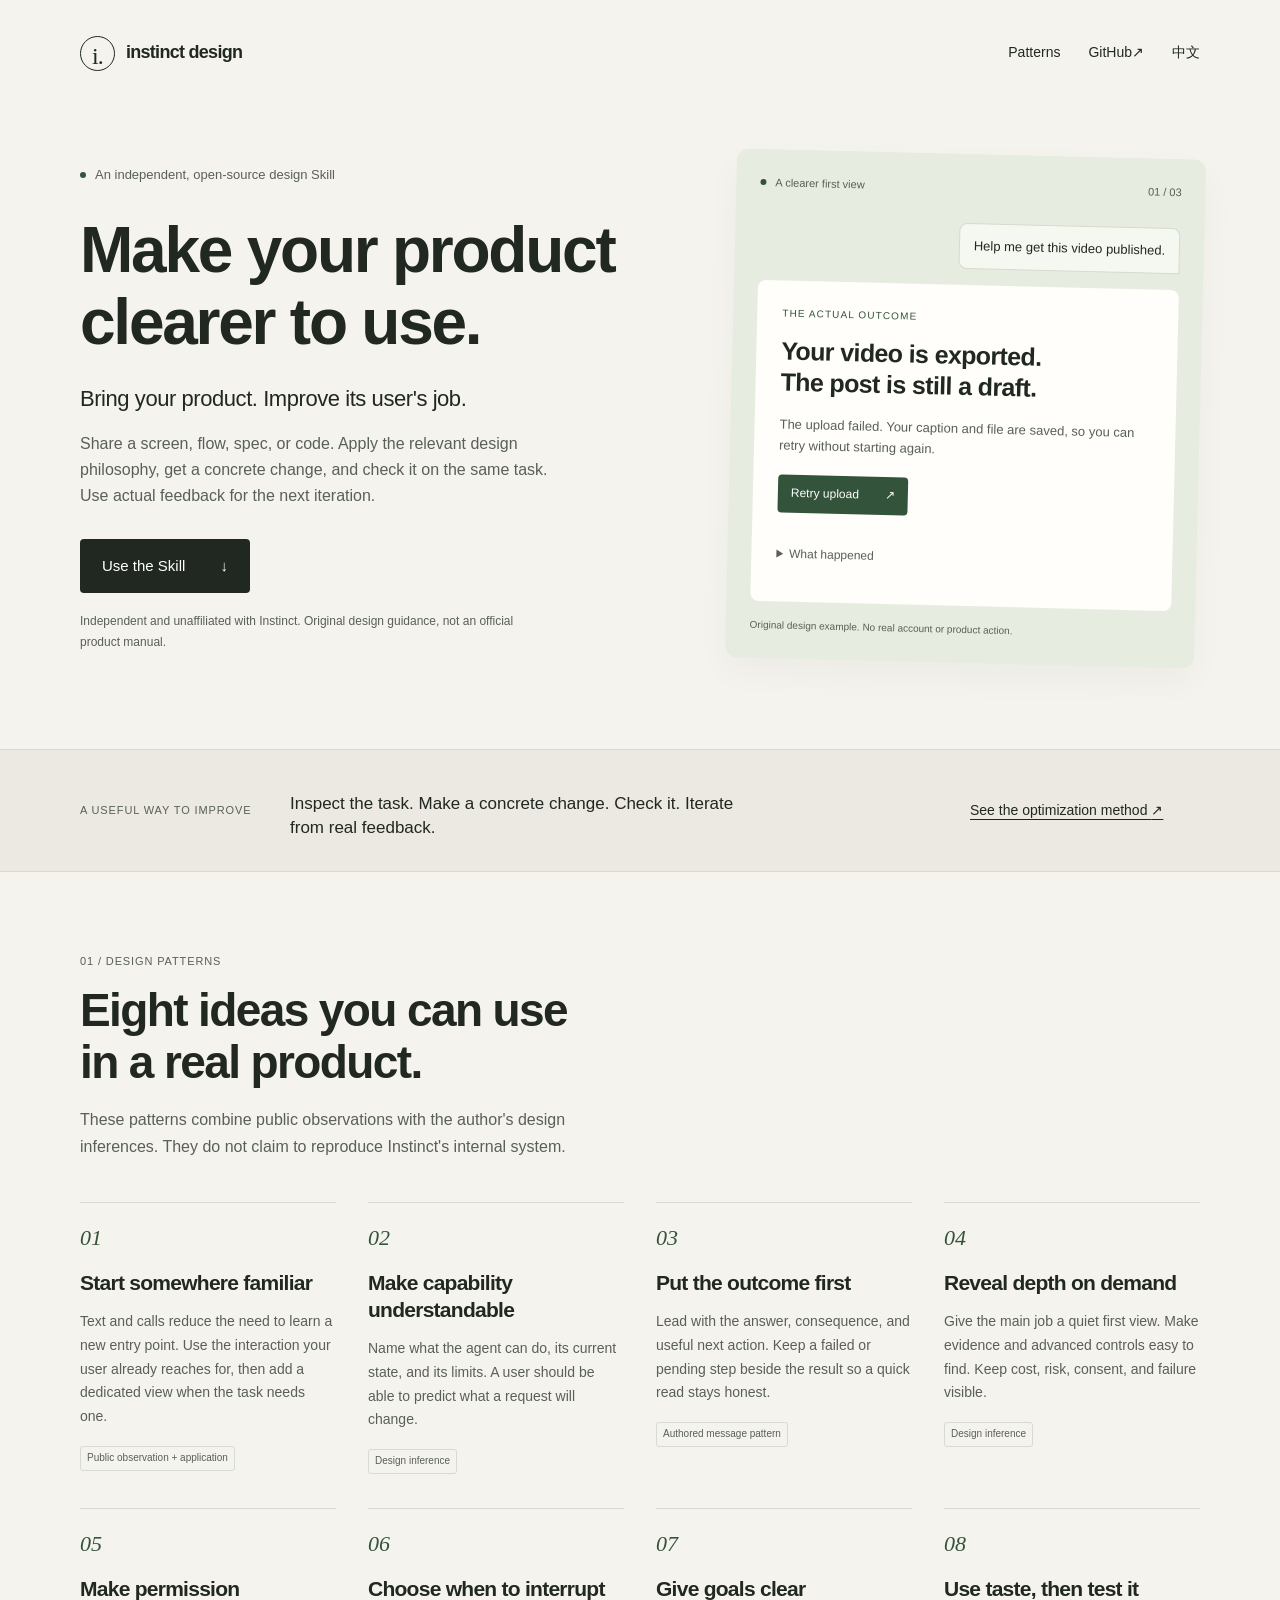
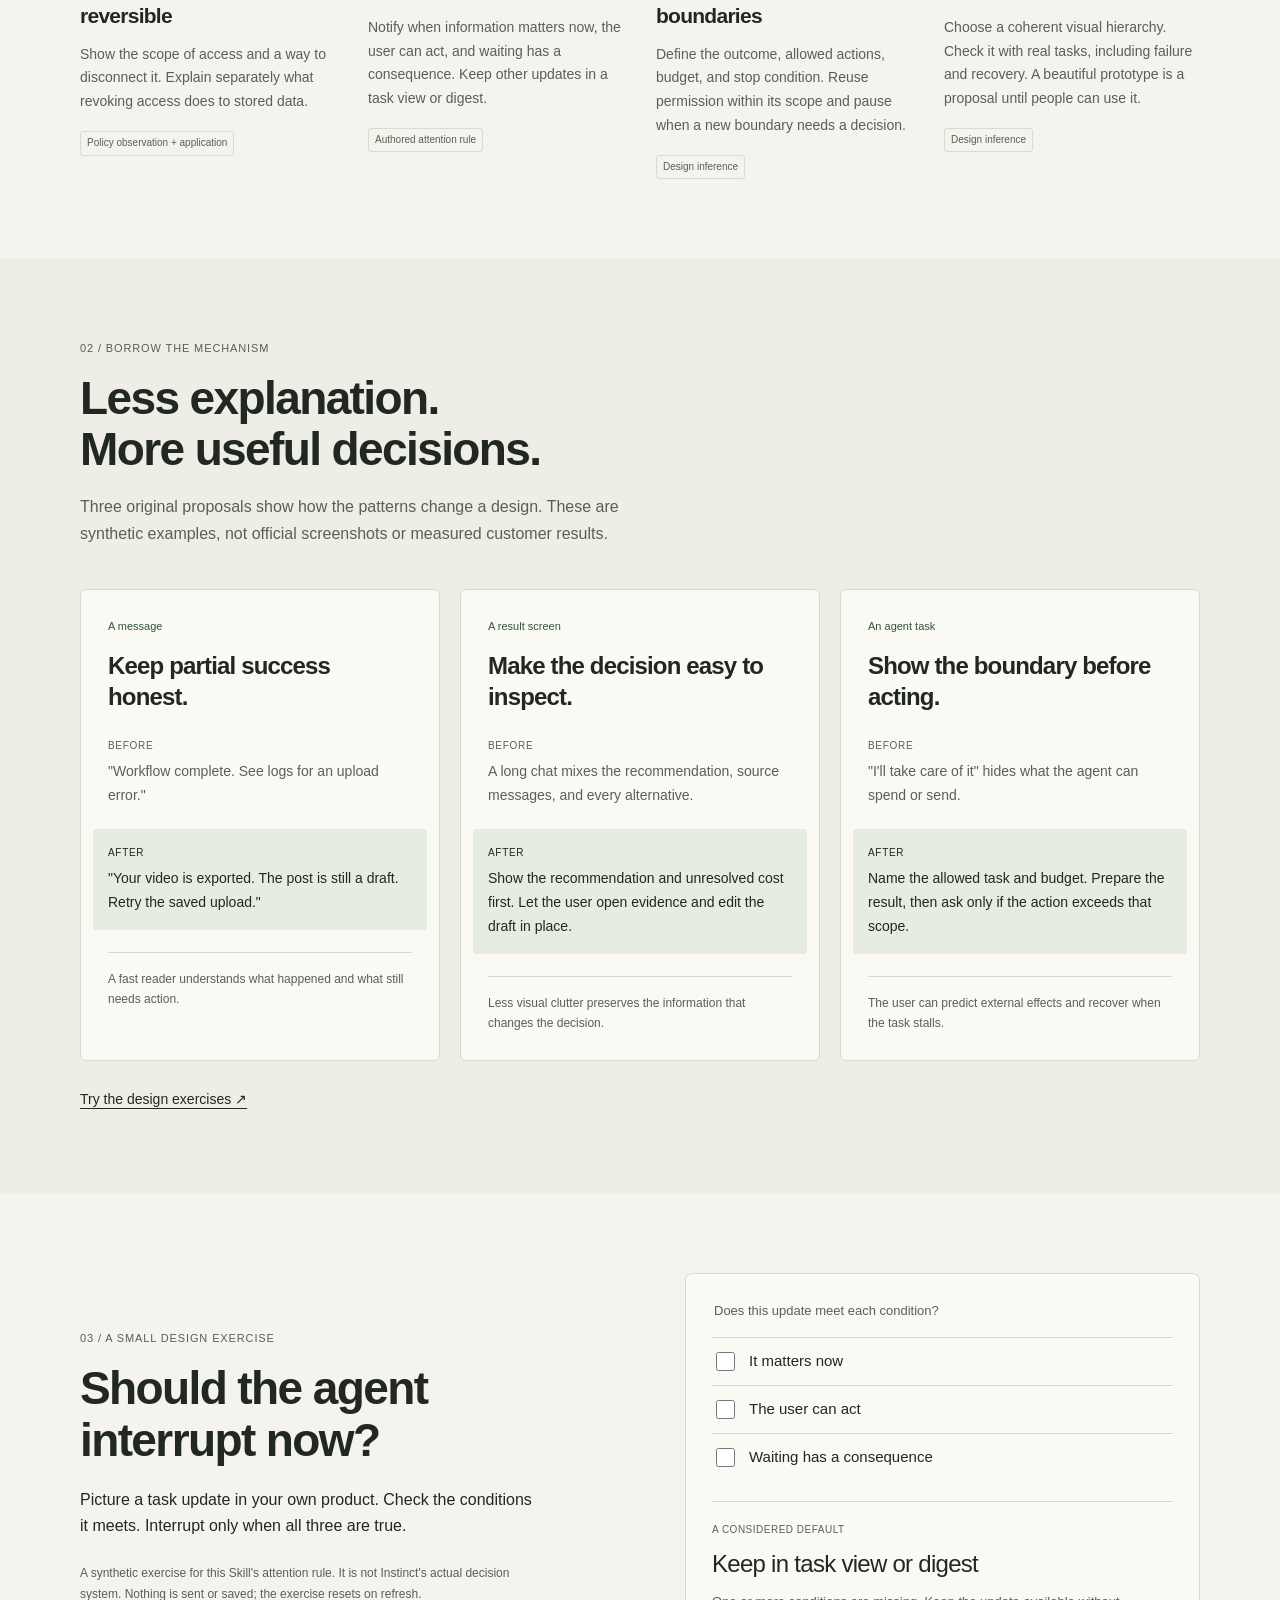
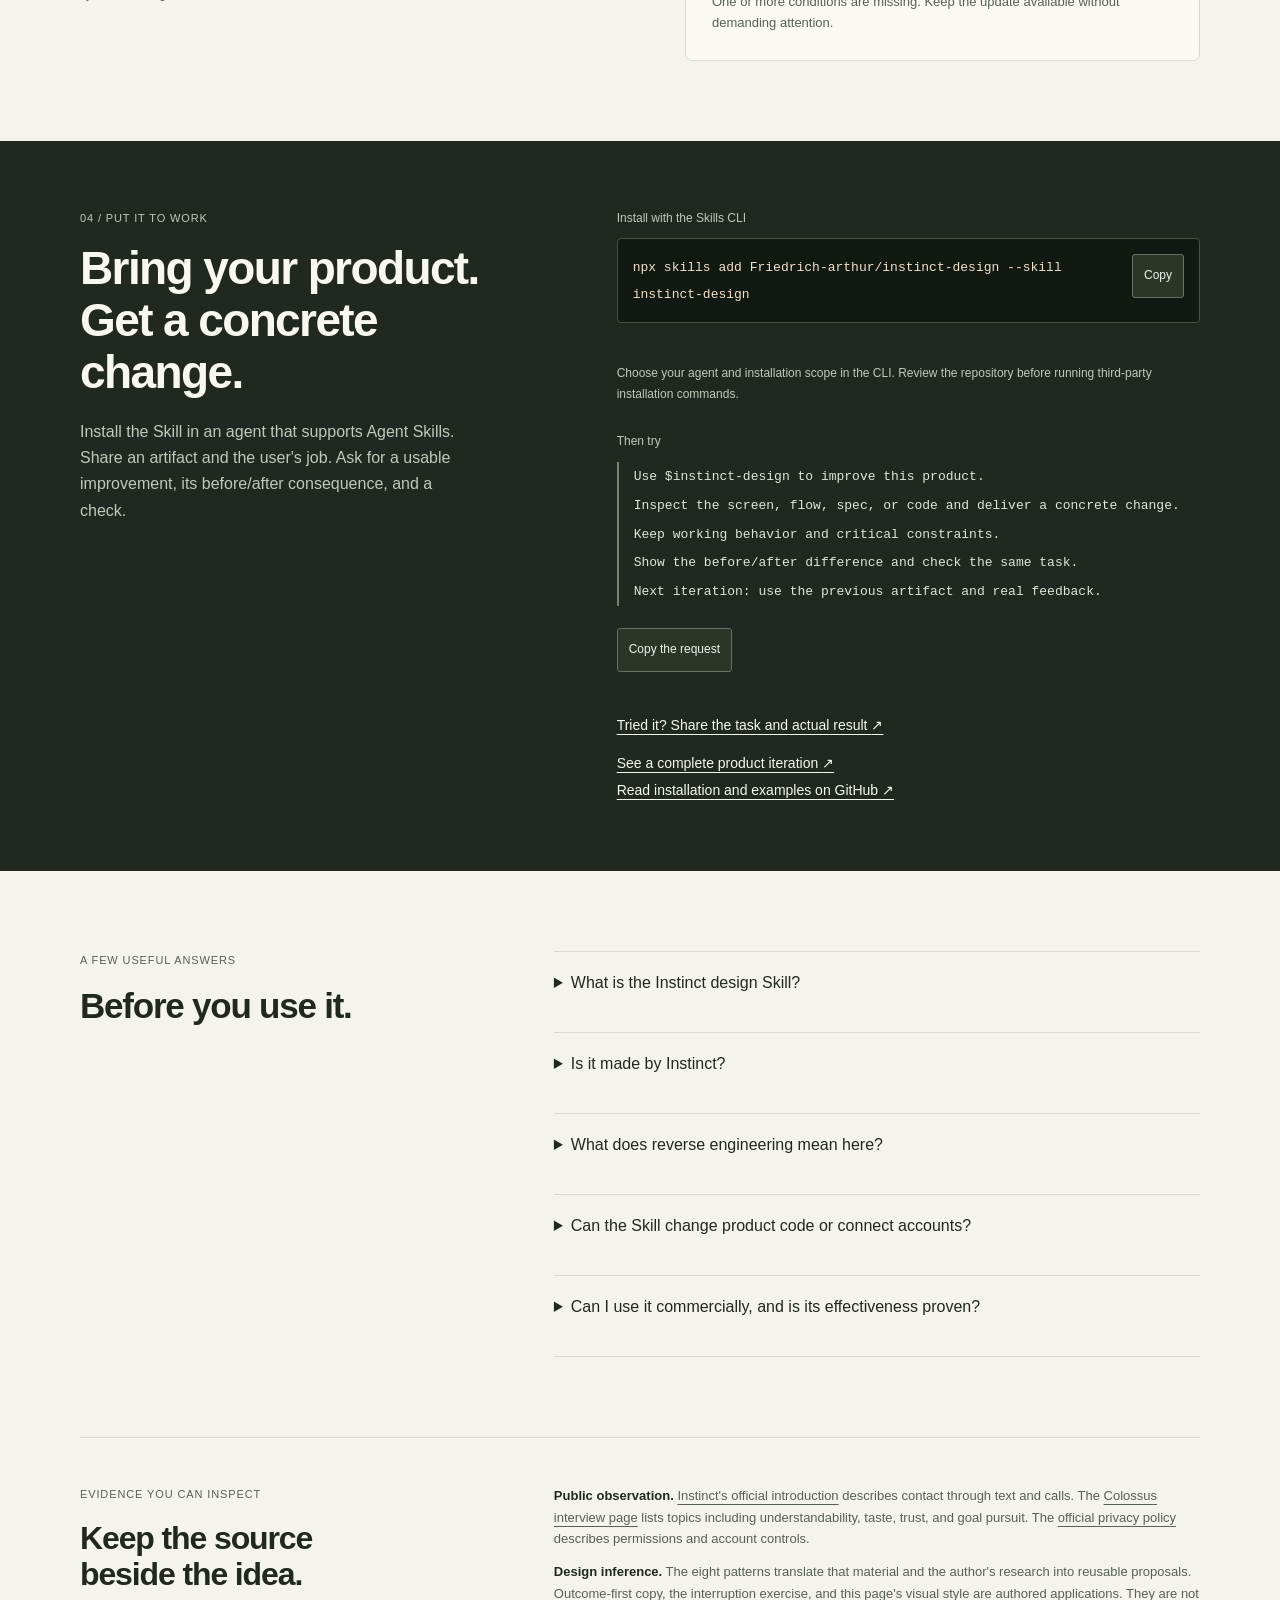
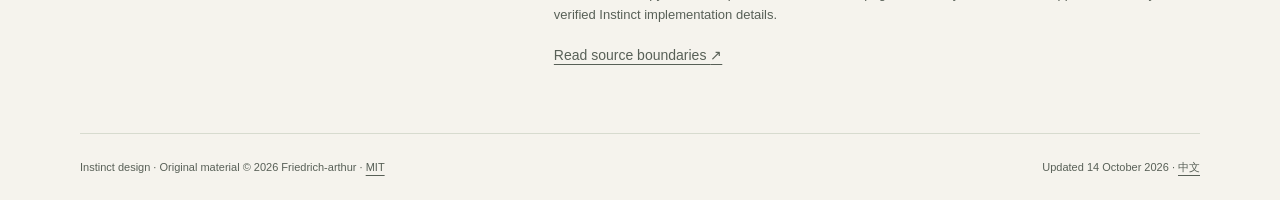
<file: docs/index.html>
<!doctype html>
<html lang="en">
<head>
  <meta charset="utf-8">
  <meta name="viewport" content="width=device-width, initial-scale=1">
  <title>Instinct design Skill | Improve your product with design philosophy</title>
  <meta name="description" content="Improve your product with Instinct-inspired design philosophy. Inspect a screen, flow, spec, or code, get a concrete change, and iterate with real feedback. Independent open-source Skill.">
  <meta name="theme-color" content="#f5f3ed">
  <link rel="canonical" href="https://friedrich-arthur.github.io/instinct-design/">
  <link rel="alternate" hreflang="en" href="https://friedrich-arthur.github.io/instinct-design/">
  <link rel="alternate" hreflang="zh-CN" href="https://friedrich-arthur.github.io/instinct-design/zh/">
  <link rel="alternate" hreflang="x-default" href="https://friedrich-arthur.github.io/instinct-design/">
  <meta property="og:type" content="website">
  <meta property="og:image" content="https://friedrich-arthur.github.io/instinct-design/share-card.png">
  <meta property="og:image:width" content="1200">
  <meta property="og:image:height" content="630">
  <meta name="twitter:image" content="https://friedrich-arthur.github.io/instinct-design/share-card.png">
  <meta property="og:title" content="Improve your product with design philosophy | Instinct design">
  <meta property="og:description" content="Bring your product. Get a concrete improvement guided by outcome-first language, depth on demand, and user control.">
  <meta property="og:url" content="https://friedrich-arthur.github.io/instinct-design/">
  <meta property="og:site_name" content="Instinct design">
  <meta property="og:locale" content="en_US">
  <meta property="og:locale:alternate" content="zh_CN">
  <meta name="twitter:card" content="summary_large_image">
  <meta name="twitter:title" content="Improve your product with design philosophy | Instinct design">
  <meta name="twitter:description" content="An independent open-source Skill to inspect, improve, and iterate your product with Instinct-inspired design philosophy.">
  <link rel="stylesheet" href="site.css">
  <script src="site.js" defer></script>
  <script type="application/ld+json">
  {
    "@context": "https://schema.org",
    "@graph": [
      {
        "@type": "WebPage",
        "@id": "https://friedrich-arthur.github.io/instinct-design/#page",
        "url": "https://friedrich-arthur.github.io/instinct-design/",
        "name": "Instinct design Skill | Improve your product with design philosophy",
        "description": "An independent open-source method to optimize a product with Instinct-inspired design philosophy.",
        "inLanguage": "en",
        "dateModified": "2026-10-14",
        "mainEntity": { "@id": "https://friedrich-arthur.github.io/instinct-design/#work" }
      },
      {
        "@type": "CreativeWork",
        "@id": "https://friedrich-arthur.github.io/instinct-design/#work",
        "name": "Instinct design",
        "description": "An independent AI product design Skill with outcome-first messages, familiar interactions, progressive disclosure, and user control.",
        "url": "https://github.com/Friedrich-arthur/instinct-design",
        "creator": { "@type": "Person", "name": "Friedrich-arthur", "url": "https://github.com/Friedrich-arthur" },
        "license": "https://github.com/Friedrich-arthur/instinct-design/blob/main/LICENSE",
        "inLanguage": ["en", "zh-CN"],
        "dateModified": "2026-10-14",
        "isBasedOn": ["https://instinct.com/", "https://colossus.com/episode/instinct-the-personal-agent/"],
        "mainEntityOfPage": { "@id": "https://friedrich-arthur.github.io/instinct-design/#page" }
      }
    ]
  }
  </script>
</head>
<body>
  <a class="skip-link" href="#main">Skip to content</a>
  <header class="site-header wrap">
    <a class="wordmark" href="./" aria-label="Instinct design home"><span class="brand-mark" aria-hidden="true">i.</span><span>instinct design</span></a>
    <nav aria-label="Main navigation">
      <a href="#patterns">Patterns</a>
      <a href="https://github.com/Friedrich-arthur/instinct-design">GitHub <span aria-hidden="true">↗</span></a>
      <a href="zh/" lang="zh-CN" hreflang="zh-CN">中文</a>
    </nav>
  </header>
  <main id="main">
    <section class="hero wrap" aria-labelledby="hero-title">
      <div class="hero-copy">
        <p class="eyebrow"><span class="small-dot" aria-hidden="true"></span> An independent, open-source design Skill</p>
        <h1 id="hero-title">Make your product<br>clearer to use.</h1>
        <p class="hero-lead">Bring your product. Improve its user's job.</p>
        <p class="hero-description">Share a screen, flow, spec, or code. Apply the relevant design philosophy, get a concrete change, and check it on the same task. Use actual feedback for the next iteration.</p>
        <a class="primary-link" href="#install">Use the Skill <span aria-hidden="true">↓</span></a>
        <p class="hero-note">Independent and unaffiliated with Instinct. Original design guidance, not an official product manual.</p>
      </div>
      <div class="hero-example" aria-label="Original example of a result-first assistant message">
        <div class="example-top"><span class="small-dot" aria-hidden="true"></span> A clearer first view <span class="example-number">01 / 03</span></div>
        <p class="example-task">Help me get this video published.</p>
        <div class="message-card">
          <p class="message-kicker">The actual outcome</p>
          <h2>Your video is exported.<br>The post is still a draft.</h2>
          <p>The upload failed. Your caption and file are saved, so you can retry without starting again.</p>
          <span class="sample-action">Retry upload <span aria-hidden="true">↗</span></span>
          <details class="message-detail"><summary>What happened</summary><p>This synthetic example separates a finished export from an unfinished upload. The retry shown here is illustrative and does not publish anything.</p></details>
        </div>
        <p class="example-caption">Original design example. No real account or product action.</p>
      </div>
    </section>

    <section class="intro-band" aria-label="Method overview">
      <div class="wrap intro-grid">
        <p class="section-label">A useful way to improve</p>
        <p>Inspect the task. Make a concrete change. Check it. Iterate from real feedback.</p>
        <a class="text-link" href="https://github.com/Friedrich-arthur/instinct-design/blob/main/skills/instinct-design/references/product-optimization.md">See the optimization method <span aria-hidden="true">↗</span></a>
      </div>
    </section>

    <section class="section wrap" id="patterns" aria-labelledby="patterns-title">
      <div class="section-heading"><p class="section-label">01 / Design patterns</p><h2 id="patterns-title">Eight ideas you can use<br>in a real product.</h2><p>These patterns combine public observations with the author's design inferences. They do not claim to reproduce Instinct's internal system.</p></div>
      <div class="pattern-grid">
        <article class="pattern"><span class="pattern-number">01</span><h3>Start somewhere familiar</h3><p>Text and calls reduce the need to learn a new entry point. Use the interaction your user already reaches for, then add a dedicated view when the task needs one.</p><span class="evidence-tag">Public observation + application</span></article>
        <article class="pattern"><span class="pattern-number">02</span><h3>Make capability understandable</h3><p>Name what the agent can do, its current state, and its limits. A user should be able to predict what a request will change.</p><span class="evidence-tag">Design inference</span></article>
        <article class="pattern"><span class="pattern-number">03</span><h3>Put the outcome first</h3><p>Lead with the answer, consequence, and useful next action. Keep a failed or pending step beside the result so a quick read stays honest.</p><span class="evidence-tag">Authored message pattern</span></article>
        <article class="pattern"><span class="pattern-number">04</span><h3>Reveal depth on demand</h3><p>Give the main job a quiet first view. Make evidence and advanced controls easy to find. Keep cost, risk, consent, and failure visible.</p><span class="evidence-tag">Design inference</span></article>
        <article class="pattern"><span class="pattern-number">05</span><h3>Make permission reversible</h3><p>Show the scope of access and a way to disconnect it. Explain separately what revoking access does to stored data.</p><span class="evidence-tag">Policy observation + application</span></article>
        <article class="pattern"><span class="pattern-number">06</span><h3>Choose when to interrupt</h3><p>Notify when information matters now, the user can act, and waiting has a consequence. Keep other updates in a task view or digest.</p><span class="evidence-tag">Authored attention rule</span></article>
        <article class="pattern"><span class="pattern-number">07</span><h3>Give goals clear boundaries</h3><p>Define the outcome, allowed actions, budget, and stop condition. Reuse permission within its scope and pause when a new boundary needs a decision.</p><span class="evidence-tag">Design inference</span></article>
        <article class="pattern"><span class="pattern-number">08</span><h3>Use taste, then test it</h3><p>Choose a coherent visual hierarchy. Check it with real tasks, including failure and recovery. A beautiful prototype is a proposal until people can use it.</p><span class="evidence-tag">Design inference</span></article>
      </div>
    </section>

    <section class="section examples-section" aria-labelledby="examples-title">
      <div class="wrap">
        <div class="section-heading"><p class="section-label">02 / Borrow the mechanism</p><h2 id="examples-title">Less explanation.<br>More useful decisions.</h2><p>Three original proposals show how the patterns change a design. These are synthetic examples, not official screenshots or measured customer results.</p></div>
        <div class="examples-grid">
          <article class="case-card"><p class="case-category">A message</p><h3>Keep partial success honest.</h3><p class="before"><span>Before</span> "Workflow complete. See logs for an upload error."</p><p class="after"><span>After</span> "Your video is exported. The post is still a draft. Retry the saved upload."</p><p class="case-lesson">A fast reader understands what happened and what still needs action.</p></article>
          <article class="case-card"><p class="case-category">A result screen</p><h3>Make the decision easy to inspect.</h3><p class="before"><span>Before</span> A long chat mixes the recommendation, source messages, and every alternative.</p><p class="after"><span>After</span> Show the recommendation and unresolved cost first. Let the user open evidence and edit the draft in place.</p><p class="case-lesson">Less visual clutter preserves the information that changes the decision.</p></article>
          <article class="case-card"><p class="case-category">An agent task</p><h3>Show the boundary before acting.</h3><p class="before"><span>Before</span> "I'll take care of it" hides what the agent can spend or send.</p><p class="after"><span>After</span> Name the allowed task and budget. Prepare the result, then ask only if the action exceeds that scope.</p><p class="case-lesson">The user can predict external effects and recover when the task stalls.</p></article>
        </div>
        <a class="text-link section-link" href="https://github.com/Friedrich-arthur/instinct-design/blob/main/skills/instinct-design/references/pattern-lab.md">Try the design exercises <span aria-hidden="true">↗</span></a>
      </div>
    </section>

    <section class="section wrap exercise-section" aria-labelledby="exercise-title">
      <div class="exercise-copy"><p class="section-label">03 / A small design exercise</p><h2 id="exercise-title">Should the agent<br>interrupt now?</h2><p>Picture a task update in your own product. Check the conditions it meets. Interrupt only when all three are true.</p><p class="fine-print">A synthetic exercise for this Skill's attention rule. It is not Instinct's actual decision system. Nothing is sent or saved; the exercise resets on refresh.</p></div>
      <div class="exercise-panel" data-exercise data-yes="Interrupt now" data-no="Keep in task view or digest" data-yes-detail="All three conditions are met. Explain the consequence and the useful action in the notification." data-no-detail="One or more conditions are missing. Keep the update available without demanding attention.">
        <form autocomplete="off">
          <fieldset hidden><legend>Does this update meet each condition?</legend>
            <label><input type="checkbox" name="matters"> <span>It matters now</span></label>
            <label><input type="checkbox" name="action"> <span>The user can act</span></label>
            <label><input type="checkbox" name="consequence"> <span>Waiting has a consequence</span></label>
          </fieldset>
        </form>
        <div class="exercise-result" role="status" aria-live="polite" aria-atomic="true"><p class="result-label">A considered default</p><p class="result-title" data-result>Keep in task view or digest</p><p data-result-detail>One or more conditions are missing. Keep the update available without demanding attention.</p></div>
        <noscript><p class="fine-print">Enable JavaScript to check the three conditions interactively. The rule is fully described above.</p></noscript>
      </div>
    </section>

    <section class="install-section" id="install" aria-labelledby="install-title">
      <div class="wrap install-grid">
        <div><p class="section-label">04 / Put it to work</p><h2 id="install-title">Bring your product.<br>Get a concrete change.</h2><p>Install the Skill in an agent that supports Agent Skills. Share an artifact and the user's job. Ask for a usable improvement, its before/after consequence, and a check.</p></div>
        <div class="install-panel">
          <p class="code-label">Install with the Skills CLI</p>
          <div class="command-row"><pre><code id="install-command">npx skills add Friedrich-arthur/instinct-design --skill instinct-design</code></pre><button class="copy-button" type="button" hidden data-copy="install-command" aria-describedby="install-copy-status" data-copied="Copied" data-failed="Select the command and copy it." data-success="Installation command copied.">Copy</button></div>
          <p class="copy-status" id="install-copy-status" role="status" aria-live="polite" data-copy-status></p>
          <p class="fine-print">Choose your agent and installation scope in the CLI. Review the repository before running third-party installation commands.</p>
          <p class="code-label prompt-label">Then try</p>
          <pre class="prompt"><code id="product-prompt">Use $instinct-design to improve this product.
Inspect the screen, flow, spec, or code and deliver a concrete change.
Keep working behavior and critical constraints.
Show the before/after difference and check the same task.
Next iteration: use the previous artifact and real feedback.</code></pre>
          <button class="copy-button" type="button" hidden data-copy="product-prompt" aria-describedby="product-copy-status" data-copied="Copied" data-failed="Select the request and copy it." data-success="Product request copied.">Copy the request</button>
          <p class="copy-status" id="product-copy-status" role="status" aria-live="polite" data-copy-status></p>
          <p><a class="text-link" href="https://github.com/Friedrich-arthur/instinct-design/issues/new/choose">Tried it? Share the task and actual result <span aria-hidden="true">↗</span></a></p>
          <p><a class="text-link" href="https://github.com/Friedrich-arthur/instinct-design/blob/main/examples/04-product-iteration.md">See a complete product iteration <span aria-hidden="true">↗</span></a></p>
          <a class="text-link" href="https://github.com/Friedrich-arthur/instinct-design">Read installation and examples on GitHub <span aria-hidden="true">↗</span></a>
        </div>
      </div>
    </section>

    <section class="section wrap faq-section" aria-labelledby="faq-title">
      <div><p class="section-label">A few useful answers</p><h2 id="faq-title">Before you use it.</h2></div>
      <div class="faq-list">
        <details><summary>What is the Instinct design Skill?</summary><p>It helps your agent optimize your product using Instinct-inspired design philosophy. It inspects the available artifact, applies relevant principles, delivers a concrete change, and checks the same task. Sources and product research are available when needed.</p></details>
        <details><summary>Is it made by Instinct?</summary><p>No. Friedrich-arthur publishes this independent repository. It has no affiliation with or endorsement from Instinct. The source links identify public material; examples and design recommendations are original.</p></details>
        <details><summary>What does reverse engineering mean here?</summary><p>Reverse Engineer Anything means working from an observable experience to a plausible design mechanism, then testing an application. Each claim should retain its evidence and uncertainty. This does not recover proprietary code or verify private architecture.</p></details>
        <details><summary>Can the Skill change product code or connect accounts?</summary><p>It guides your agent to make authorized product-code changes and verify the affected task. The Skill supplies instructions, not an account integration or an autonomous assistant service. External account actions still depend on the host's tools and the user's authorization.</p></details>
        <details><summary>Can I use it commercially, and is its effectiveness proven?</summary><p>The repository's original material uses the MIT license. Third-party brands and linked content retain their own rights. Examples and qualitative checks are available, but they do not establish measured user improvement. Test the Skill on your own task before adopting its recommendations.</p></details>
      </div>
    </section>

    <section class="sources-section wrap" aria-labelledby="sources-title">
      <div><p class="section-label">Evidence you can inspect</p><h2 id="sources-title">Keep the source<br>beside the idea.</h2></div>
      <div class="source-notes">
        <p><strong>Public observation.</strong> <a href="https://instinct.com/">Instinct's official introduction</a> describes contact through text and calls. The <a href="https://colossus.com/episode/instinct-the-personal-agent/">Colossus interview page</a> lists topics including understandability, taste, trust, and goal pursuit. The <a href="https://instinct.com/privacy-policy">official privacy policy</a> describes permissions and account controls.</p>
        <p><strong>Design inference.</strong> The eight patterns translate that material and the author's research into reusable proposals. Outcome-first copy, the interruption exercise, and this page's visual style are authored applications. They are not verified Instinct implementation details.</p>
        <a class="text-link" href="https://github.com/Friedrich-arthur/instinct-design/blob/main/skills/instinct-design/references/sources.md">Read source boundaries <span aria-hidden="true">↗</span></a>
      </div>
    </section>
  </main>
  <footer class="site-footer wrap"><p>Instinct design · Original material © 2026 Friedrich-arthur · <a href="https://github.com/Friedrich-arthur/instinct-design/blob/main/LICENSE">MIT</a></p><p>Updated 14 October 2026 · <a href="zh/" lang="zh-CN" hreflang="zh-CN">中文</a></p></footer>
</body>
</html>
</file>
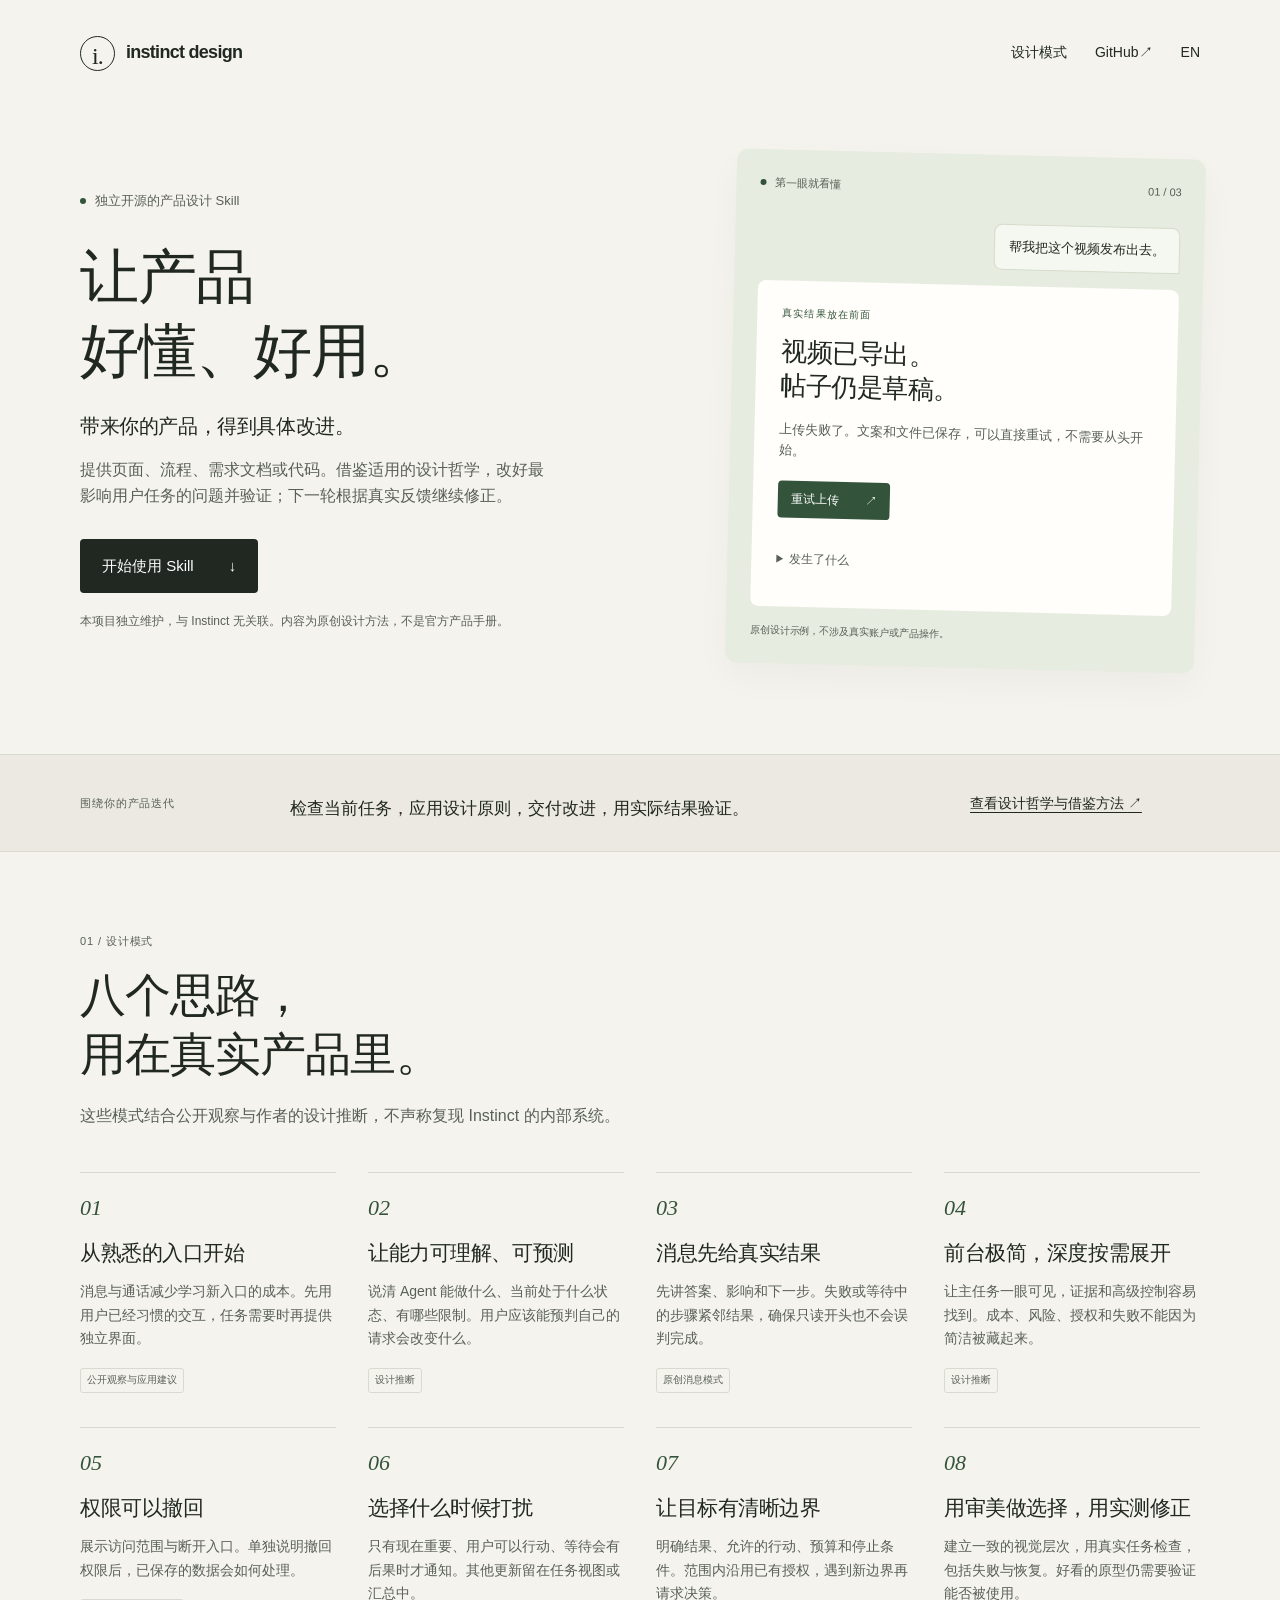
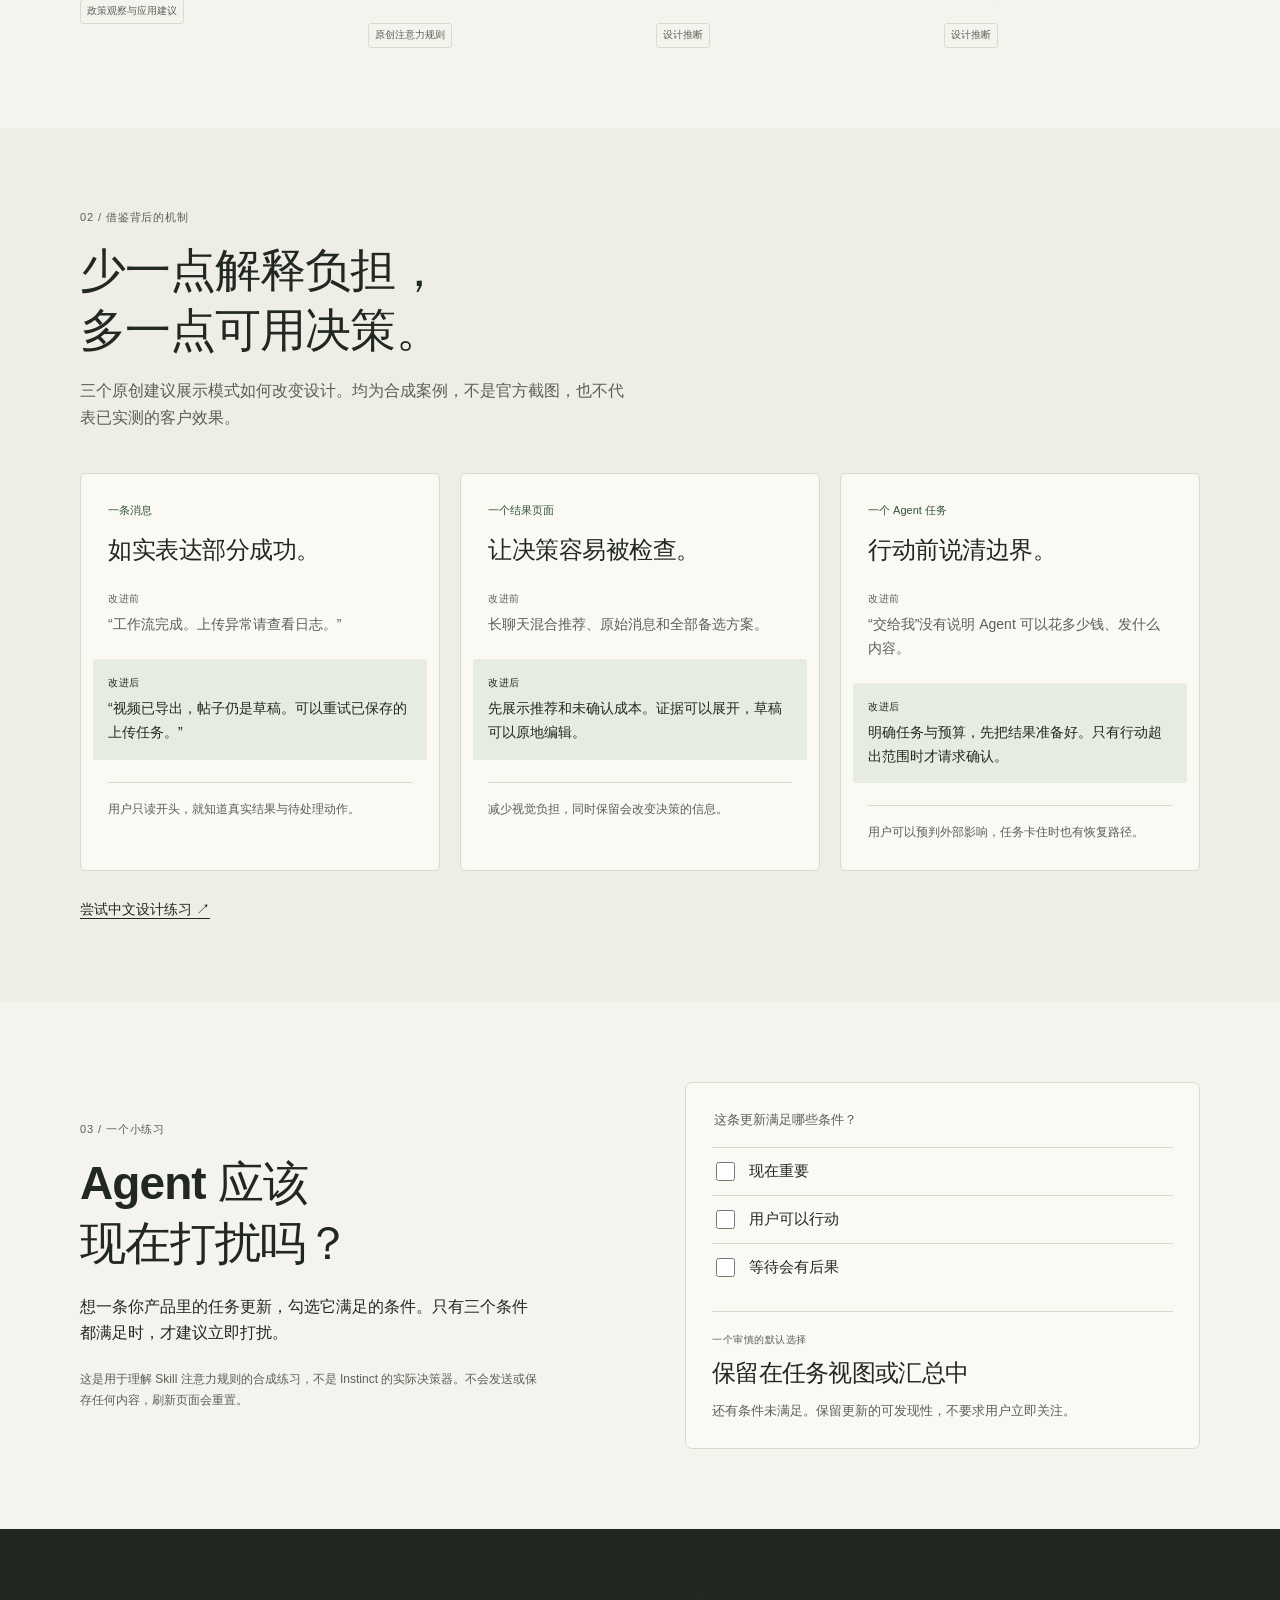
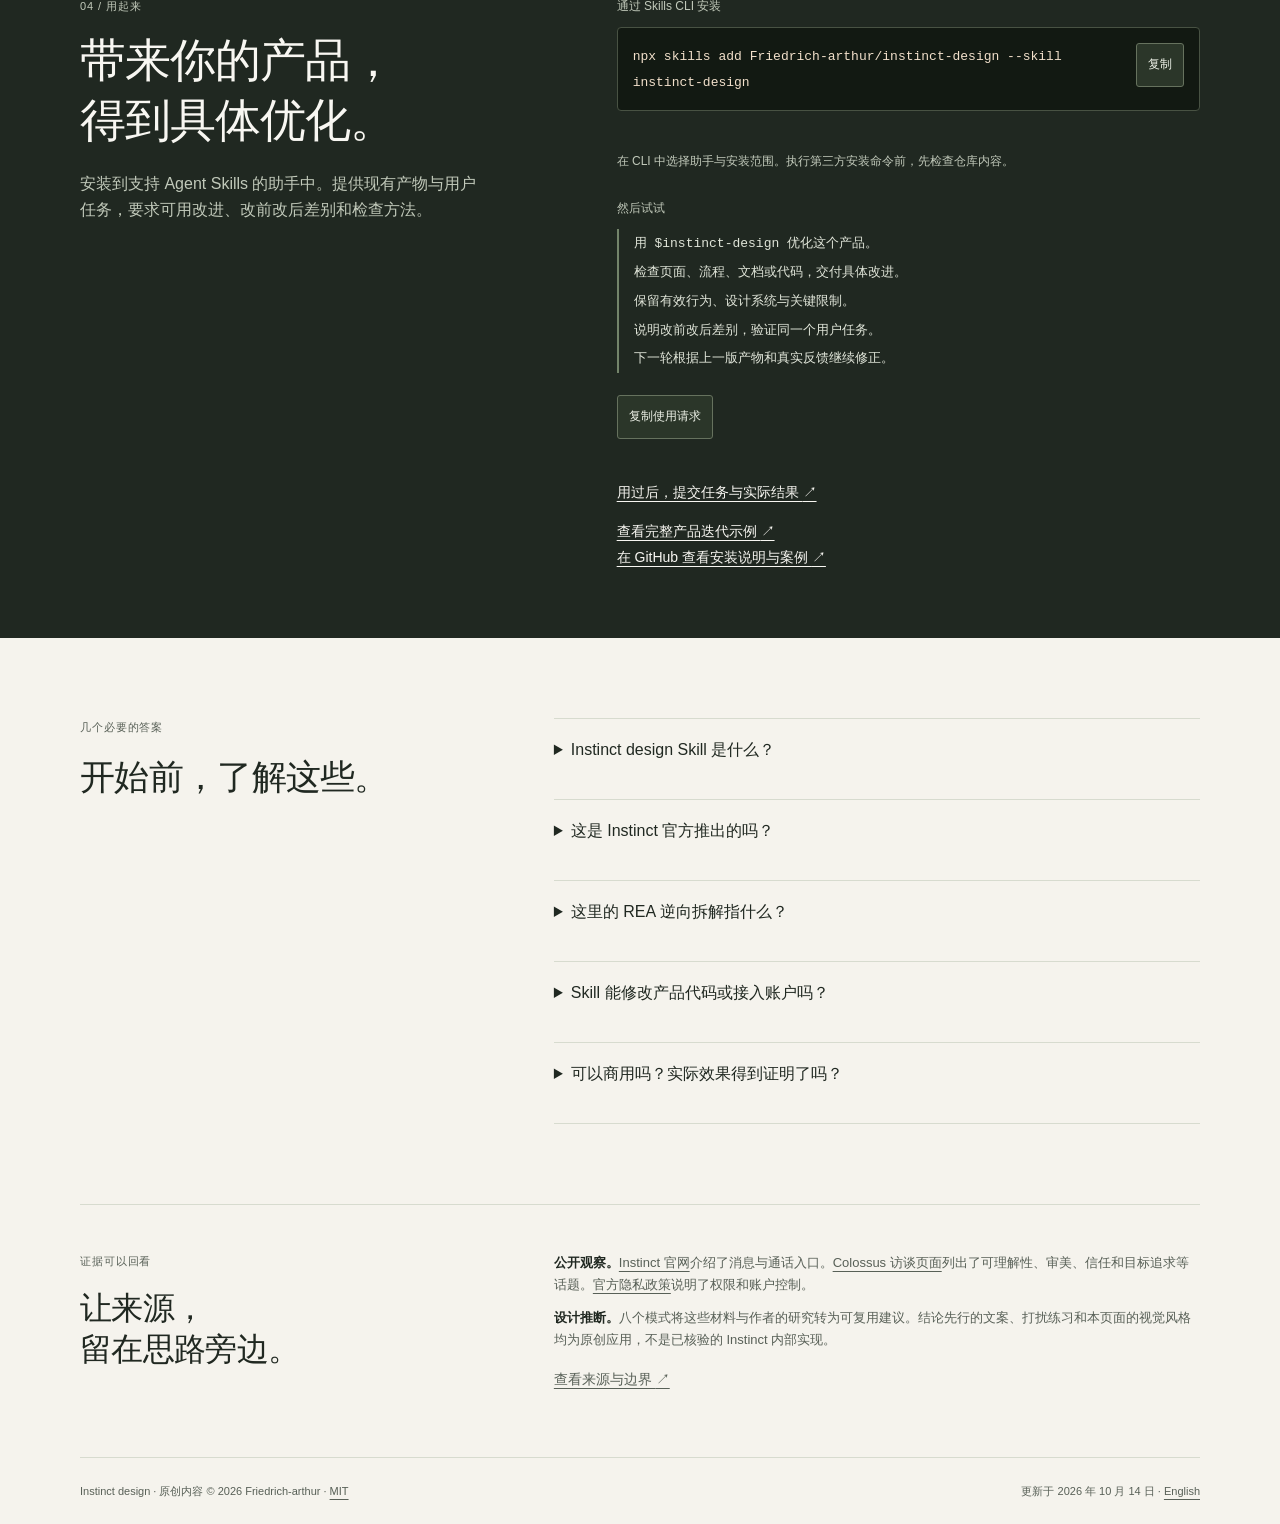
<file: docs/zh/index.html>
<!doctype html>
<html lang="zh-CN">
<head>
  <meta charset="utf-8">
  <meta name="viewport" content="width=device-width, initial-scale=1">
  <title>Instinct 产品设计 Skill | 用设计哲学优化你的产品</title>
  <meta name="description" content="用 Instinct 启发的产品设计哲学优化自己的产品。检查页面、流程、文档或代码，交付具体改进与验证，再根据真实反馈迭代。独立开源 Skill。">
  <meta name="theme-color" content="#f5f3ed">
  <link rel="canonical" href="https://friedrich-arthur.github.io/instinct-design/zh/">
  <link rel="alternate" hreflang="en" href="https://friedrich-arthur.github.io/instinct-design/">
  <link rel="alternate" hreflang="zh-CN" href="https://friedrich-arthur.github.io/instinct-design/zh/">
  <link rel="alternate" hreflang="x-default" href="https://friedrich-arthur.github.io/instinct-design/">
  <meta property="og:type" content="website">
  <meta property="og:image" content="https://friedrich-arthur.github.io/instinct-design/share-card.png">
  <meta property="og:image:width" content="1200">
  <meta property="og:image:height" content="630">
  <meta name="twitter:image" content="https://friedrich-arthur.github.io/instinct-design/share-card.png">
  <meta property="og:title" content="用设计哲学优化你的产品 | Instinct design">
  <meta property="og:description" content="带来你的产品，用结论先行、说人话、前台极简、深度按需展开的设计哲学，得到具体优化。">
  <meta property="og:url" content="https://friedrich-arthur.github.io/instinct-design/zh/">
  <meta property="og:site_name" content="Instinct design">
  <meta property="og:locale" content="zh_CN">
  <meta property="og:locale:alternate" content="en_US">
  <meta name="twitter:card" content="summary_large_image">
  <meta name="twitter:title" content="用设计哲学优化你的产品 | Instinct design">
  <meta name="twitter:description" content="独立开源 Skill。检查你的产品，应用适用设计哲学，交付具体改进，再用真实反馈迭代。">
  <link rel="stylesheet" href="../site.css">
  <script src="../site.js" defer></script>
  <script type="application/ld+json">
  {
    "@context": "https://schema.org",
    "@graph": [
      {
        "@type": "WebPage",
        "@id": "https://friedrich-arthur.github.io/instinct-design/zh/#page",
        "url": "https://friedrich-arthur.github.io/instinct-design/zh/",
        "name": "Instinct 产品设计 Skill | 用设计哲学优化你的产品",
        "description": "用 Instinct 启发的产品设计哲学优化自己的产品，交付具体改进并验证。",
        "inLanguage": "zh-CN",
        "dateModified": "2026-10-14",
        "mainEntity": { "@id": "https://friedrich-arthur.github.io/instinct-design/#work" }
      },
      {
        "@type": "CreativeWork",
        "@id": "https://friedrich-arthur.github.io/instinct-design/#work",
        "name": "Instinct design",
        "description": "独立 AI 产品设计 Skill，覆盖结论先行、熟悉的交互、按需展开与用户控制。",
        "url": "https://github.com/Friedrich-arthur/instinct-design",
        "creator": { "@type": "Person", "name": "Friedrich-arthur", "url": "https://github.com/Friedrich-arthur" },
        "license": "https://github.com/Friedrich-arthur/instinct-design/blob/main/LICENSE",
        "inLanguage": ["en", "zh-CN"],
        "dateModified": "2026-10-14",
        "isBasedOn": ["https://instinct.com/", "https://colossus.com/episode/instinct-the-personal-agent/"],
        "mainEntityOfPage": { "@id": "https://friedrich-arthur.github.io/instinct-design/zh/#page" }
      }
    ]
  }
  </script>
</head>
<body>
  <a class="skip-link" href="#main">跳到正文</a>
  <header class="site-header wrap">
    <a class="wordmark" href="./" aria-label="Instinct design 中文首页"><span class="brand-mark" aria-hidden="true">i.</span><span>instinct design</span></a>
    <nav aria-label="主导航">
      <a href="#patterns">设计模式</a>
      <a href="https://github.com/Friedrich-arthur/instinct-design">GitHub <span aria-hidden="true">↗</span></a>
      <a href="../" lang="en" hreflang="en">EN</a>
    </nav>
  </header>
  <main id="main">
    <section class="hero wrap" aria-labelledby="hero-title">
      <div class="hero-copy">
        <p class="eyebrow"><span class="small-dot" aria-hidden="true"></span> 独立开源的产品设计 Skill</p>
        <h1 id="hero-title">让产品<br>好懂、好用。</h1>
        <p class="hero-lead">带来你的产品，得到具体改进。</p>
        <p class="hero-description">提供页面、流程、需求文档或代码。借鉴适用的设计哲学，改好最影响用户任务的问题并验证；下一轮根据真实反馈继续修正。</p>
        <a class="primary-link" href="#install">开始使用 Skill <span aria-hidden="true">↓</span></a>
        <p class="hero-note">本项目独立维护，与 Instinct 无关联。内容为原创设计方法，不是官方产品手册。</p>
      </div>
      <div class="hero-example" aria-label="结论先行的助手消息原创示例">
        <div class="example-top"><span class="small-dot" aria-hidden="true"></span> 第一眼就看懂 <span class="example-number">01 / 03</span></div>
        <p class="example-task">帮我把这个视频发布出去。</p>
        <div class="message-card">
          <p class="message-kicker">真实结果放在前面</p>
          <h2>视频已导出。<br>帖子仍是草稿。</h2>
          <p>上传失败了。文案和文件已保存，可以直接重试，不需要从头开始。</p>
          <span class="sample-action">重试上传 <span aria-hidden="true">↗</span></span>
          <details class="message-detail"><summary>发生了什么</summary><p>这个合成案例把导出完成与上传未完成分开表达。重试按钮仅为示意，不会执行发布。</p></details>
        </div>
        <p class="example-caption">原创设计示例，不涉及真实账户或产品操作。</p>
      </div>
    </section>

    <section class="intro-band" aria-label="方法概览">
      <div class="wrap intro-grid">
        <p class="section-label">围绕你的产品迭代</p>
        <p>检查当前任务，应用设计原则，交付改进，用实际结果验证。</p>
        <a class="text-link" href="guide/">查看设计哲学与借鉴方法 <span aria-hidden="true">↗</span></a>
      </div>
    </section>

    <section class="section wrap" id="patterns" aria-labelledby="patterns-title">
      <div class="section-heading"><p class="section-label">01 / 设计模式</p><h2 id="patterns-title">八个思路，<br>用在真实产品里。</h2><p>这些模式结合公开观察与作者的设计推断，不声称复现 Instinct 的内部系统。</p></div>
      <div class="pattern-grid">
        <article class="pattern"><span class="pattern-number">01</span><h3>从熟悉的入口开始</h3><p>消息与通话减少学习新入口的成本。先用用户已经习惯的交互，任务需要时再提供独立界面。</p><span class="evidence-tag">公开观察与应用建议</span></article>
        <article class="pattern"><span class="pattern-number">02</span><h3>让能力可理解、可预测</h3><p>说清 Agent 能做什么、当前处于什么状态、有哪些限制。用户应该能预判自己的请求会改变什么。</p><span class="evidence-tag">设计推断</span></article>
        <article class="pattern"><span class="pattern-number">03</span><h3>消息先给真实结果</h3><p>先讲答案、影响和下一步。失败或等待中的步骤紧邻结果，确保只读开头也不会误判完成。</p><span class="evidence-tag">原创消息模式</span></article>
        <article class="pattern"><span class="pattern-number">04</span><h3>前台极简，深度按需展开</h3><p>让主任务一眼可见，证据和高级控制容易找到。成本、风险、授权和失败不能因为简洁被藏起来。</p><span class="evidence-tag">设计推断</span></article>
        <article class="pattern"><span class="pattern-number">05</span><h3>权限可以撤回</h3><p>展示访问范围与断开入口。单独说明撤回权限后，已保存的数据会如何处理。</p><span class="evidence-tag">政策观察与应用建议</span></article>
        <article class="pattern"><span class="pattern-number">06</span><h3>选择什么时候打扰</h3><p>只有现在重要、用户可以行动、等待会有后果时才通知。其他更新留在任务视图或汇总中。</p><span class="evidence-tag">原创注意力规则</span></article>
        <article class="pattern"><span class="pattern-number">07</span><h3>让目标有清晰边界</h3><p>明确结果、允许的行动、预算和停止条件。范围内沿用已有授权，遇到新边界再请求决策。</p><span class="evidence-tag">设计推断</span></article>
        <article class="pattern"><span class="pattern-number">08</span><h3>用审美做选择，用实测修正</h3><p>建立一致的视觉层次，用真实任务检查，包括失败与恢复。好看的原型仍需要验证能否被使用。</p><span class="evidence-tag">设计推断</span></article>
      </div>
    </section>

    <section class="section examples-section" aria-labelledby="examples-title">
      <div class="wrap">
        <div class="section-heading"><p class="section-label">02 / 借鉴背后的机制</p><h2 id="examples-title">少一点解释负担，<br>多一点可用决策。</h2><p>三个原创建议展示模式如何改变设计。均为合成案例，不是官方截图，也不代表已实测的客户效果。</p></div>
        <div class="examples-grid">
          <article class="case-card"><p class="case-category">一条消息</p><h3>如实表达部分成功。</h3><p class="before"><span>改进前</span> “工作流完成。上传异常请查看日志。”</p><p class="after"><span>改进后</span> “视频已导出，帖子仍是草稿。可以重试已保存的上传任务。”</p><p class="case-lesson">用户只读开头，就知道真实结果与待处理动作。</p></article>
          <article class="case-card"><p class="case-category">一个结果页面</p><h3>让决策容易被检查。</h3><p class="before"><span>改进前</span> 长聊天混合推荐、原始消息和全部备选方案。</p><p class="after"><span>改进后</span> 先展示推荐和未确认成本。证据可以展开，草稿可以原地编辑。</p><p class="case-lesson">减少视觉负担，同时保留会改变决策的信息。</p></article>
          <article class="case-card"><p class="case-category">一个 Agent 任务</p><h3>行动前说清边界。</h3><p class="before"><span>改进前</span> “交给我”没有说明 Agent 可以花多少钱、发什么内容。</p><p class="after"><span>改进后</span> 明确任务与预算，先把结果准备好。只有行动超出范围时才请求确认。</p><p class="case-lesson">用户可以预判外部影响，任务卡住时也有恢复路径。</p></article>
        </div>
        <a class="text-link section-link" href="guide/#三个可以立刻动手的练习">尝试中文设计练习 <span aria-hidden="true">↗</span></a>
      </div>
    </section>

    <section class="section wrap exercise-section" aria-labelledby="exercise-title">
      <div class="exercise-copy"><p class="section-label">03 / 一个小练习</p><h2 id="exercise-title">Agent 应该<br>现在打扰吗？</h2><p>想一条你产品里的任务更新，勾选它满足的条件。只有三个条件都满足时，才建议立即打扰。</p><p class="fine-print">这是用于理解 Skill 注意力规则的合成练习，不是 Instinct 的实际决策器。不会发送或保存任何内容，刷新页面会重置。</p></div>
      <div class="exercise-panel" data-exercise data-yes="现在通知" data-no="保留在任务视图或汇总中" data-yes-detail="三个条件都满足。通知应说明等待的后果，以及用户现在可以采取的行动。" data-no-detail="还有条件未满足。保留更新的可发现性，不要求用户立即关注。">
        <form autocomplete="off">
          <fieldset hidden><legend>这条更新满足哪些条件？</legend>
            <label><input type="checkbox" name="matters"> <span>现在重要</span></label>
            <label><input type="checkbox" name="action"> <span>用户可以行动</span></label>
            <label><input type="checkbox" name="consequence"> <span>等待会有后果</span></label>
          </fieldset>
        </form>
        <div class="exercise-result" role="status" aria-live="polite" aria-atomic="true"><p class="result-label">一个审慎的默认选择</p><p class="result-title" data-result>保留在任务视图或汇总中</p><p data-result-detail>还有条件未满足。保留更新的可发现性，不要求用户立即关注。</p></div>
        <noscript><p class="fine-print">启用 JavaScript 后可交互勾选三个条件，完整规则已在上方说明。</p></noscript>
      </div>
    </section>

    <section class="install-section" id="install" aria-labelledby="install-title">
      <div class="wrap install-grid">
        <div><p class="section-label">04 / 用起来</p><h2 id="install-title">带来你的产品，<br>得到具体优化。</h2><p>安装到支持 Agent Skills 的助手中。提供现有产物与用户任务，要求可用改进、改前改后差别和检查方法。</p></div>
        <div class="install-panel">
          <p class="code-label">通过 Skills CLI 安装</p>
          <div class="command-row"><pre><code id="install-command">npx skills add Friedrich-arthur/instinct-design --skill instinct-design</code></pre><button class="copy-button" type="button" hidden data-copy="install-command" aria-describedby="install-copy-status" data-copied="已复制" data-failed="请选择命令并手动复制。" data-success="安装命令已复制。">复制</button></div>
          <p class="copy-status" id="install-copy-status" role="status" aria-live="polite" data-copy-status></p>
          <p class="fine-print">在 CLI 中选择助手与安装范围。执行第三方安装命令前，先检查仓库内容。</p>
          <p class="code-label prompt-label">然后试试</p>
          <pre class="prompt"><code id="product-prompt">用 $instinct-design 优化这个产品。
检查页面、流程、文档或代码，交付具体改进。
保留有效行为、设计系统与关键限制。
说明改前改后差别，验证同一个用户任务。
下一轮根据上一版产物和真实反馈继续修正。</code></pre>
          <button class="copy-button" type="button" hidden data-copy="product-prompt" aria-describedby="product-copy-status" data-copied="已复制" data-failed="请选择请求并手动复制。" data-success="使用请求已复制。">复制使用请求</button>
          <p class="copy-status" id="product-copy-status" role="status" aria-live="polite" data-copy-status></p>
          <p><a class="text-link" href="https://github.com/Friedrich-arthur/instinct-design/issues/new/choose">用过后，提交任务与实际结果 <span aria-hidden="true">↗</span></a></p>
          <p><a class="text-link" href="https://github.com/Friedrich-arthur/instinct-design/blob/main/examples/04-product-iteration.md">查看完整产品迭代示例 <span aria-hidden="true">↗</span></a></p>
          <a class="text-link" href="https://github.com/Friedrich-arthur/instinct-design">在 GitHub 查看安装说明与案例 <span aria-hidden="true">↗</span></a>
        </div>
      </div>
    </section>

    <section class="section wrap faq-section" aria-labelledby="faq-title">
      <div><p class="section-label">几个必要的答案</p><h2 id="faq-title">开始前，了解这些。</h2></div>
      <div class="faq-list">
        <details><summary>Instinct design Skill 是什么？</summary><p>它帮助助手用 Instinct 启发的产品设计哲学优化你的产品。从实际产物找到问题，应用适用原则，交付改稿或实现，并检查同一个用户任务。资料与深拆在需要时展开。</p></details>
        <details><summary>这是 Instinct 官方推出的吗？</summary><p>不是。Friedrich-arthur 独立维护此仓库，与 Instinct 无关联，也没有官方背书。来源链接标注公开材料，案例与设计建议为原创内容。</p></details>
        <details><summary>这里的 REA 逆向拆解指什么？</summary><p>REA 指 Reverse Engineer Anything。从可观察的体验推断可能的设计机制，再验证迁移到自己产品后的效果。每项判断都保留证据和不确定性，不涉及恢复私有代码，也不证明内部架构。</p></details>
        <details><summary>Skill 能修改产品代码或接入账户吗？</summary><p>它指导助手修改已授权的产品代码并检查受影响任务。Skill本身提供指令，不提供账号集成或自主助理服务。外部账号动作仍取决于宿主工具和用户授权。</p></details>
        <details><summary>可以商用吗？实际效果得到证明了吗？</summary><p>仓库原创内容采用 MIT 许可；第三方品牌与链接内容保留原有权利。仓库提供案例与定性检查，但这不证明用户效果已经提升。采用建议前，请用自己的真实任务验证。</p></details>
      </div>
    </section>

    <section class="sources-section wrap" aria-labelledby="sources-title">
      <div><p class="section-label">证据可以回看</p><h2 id="sources-title">让来源，<br>留在思路旁边。</h2></div>
      <div class="source-notes">
        <p><strong>公开观察。</strong><a href="https://instinct.com/">Instinct 官网</a>介绍了消息与通话入口。<a href="https://colossus.com/episode/instinct-the-personal-agent/">Colossus 访谈页面</a>列出了可理解性、审美、信任和目标追求等话题。<a href="https://instinct.com/privacy-policy">官方隐私政策</a>说明了权限和账户控制。</p>
        <p><strong>设计推断。</strong>八个模式将这些材料与作者的研究转为可复用建议。结论先行的文案、打扰练习和本页面的视觉风格均为原创应用，不是已核验的 Instinct 内部实现。</p>
        <a class="text-link" href="https://github.com/Friedrich-arthur/instinct-design/blob/main/skills/instinct-design/references/sources.md">查看来源与边界 <span aria-hidden="true">↗</span></a>
      </div>
    </section>
  </main>
  <footer class="site-footer wrap"><p>Instinct design · 原创内容 © 2026 Friedrich-arthur · <a href="https://github.com/Friedrich-arthur/instinct-design/blob/main/LICENSE">MIT</a></p><p>更新于 2026 年 10 月 14 日 · <a href="../" lang="en" hreflang="en">English</a></p></footer>
</body>
</html>
</file>
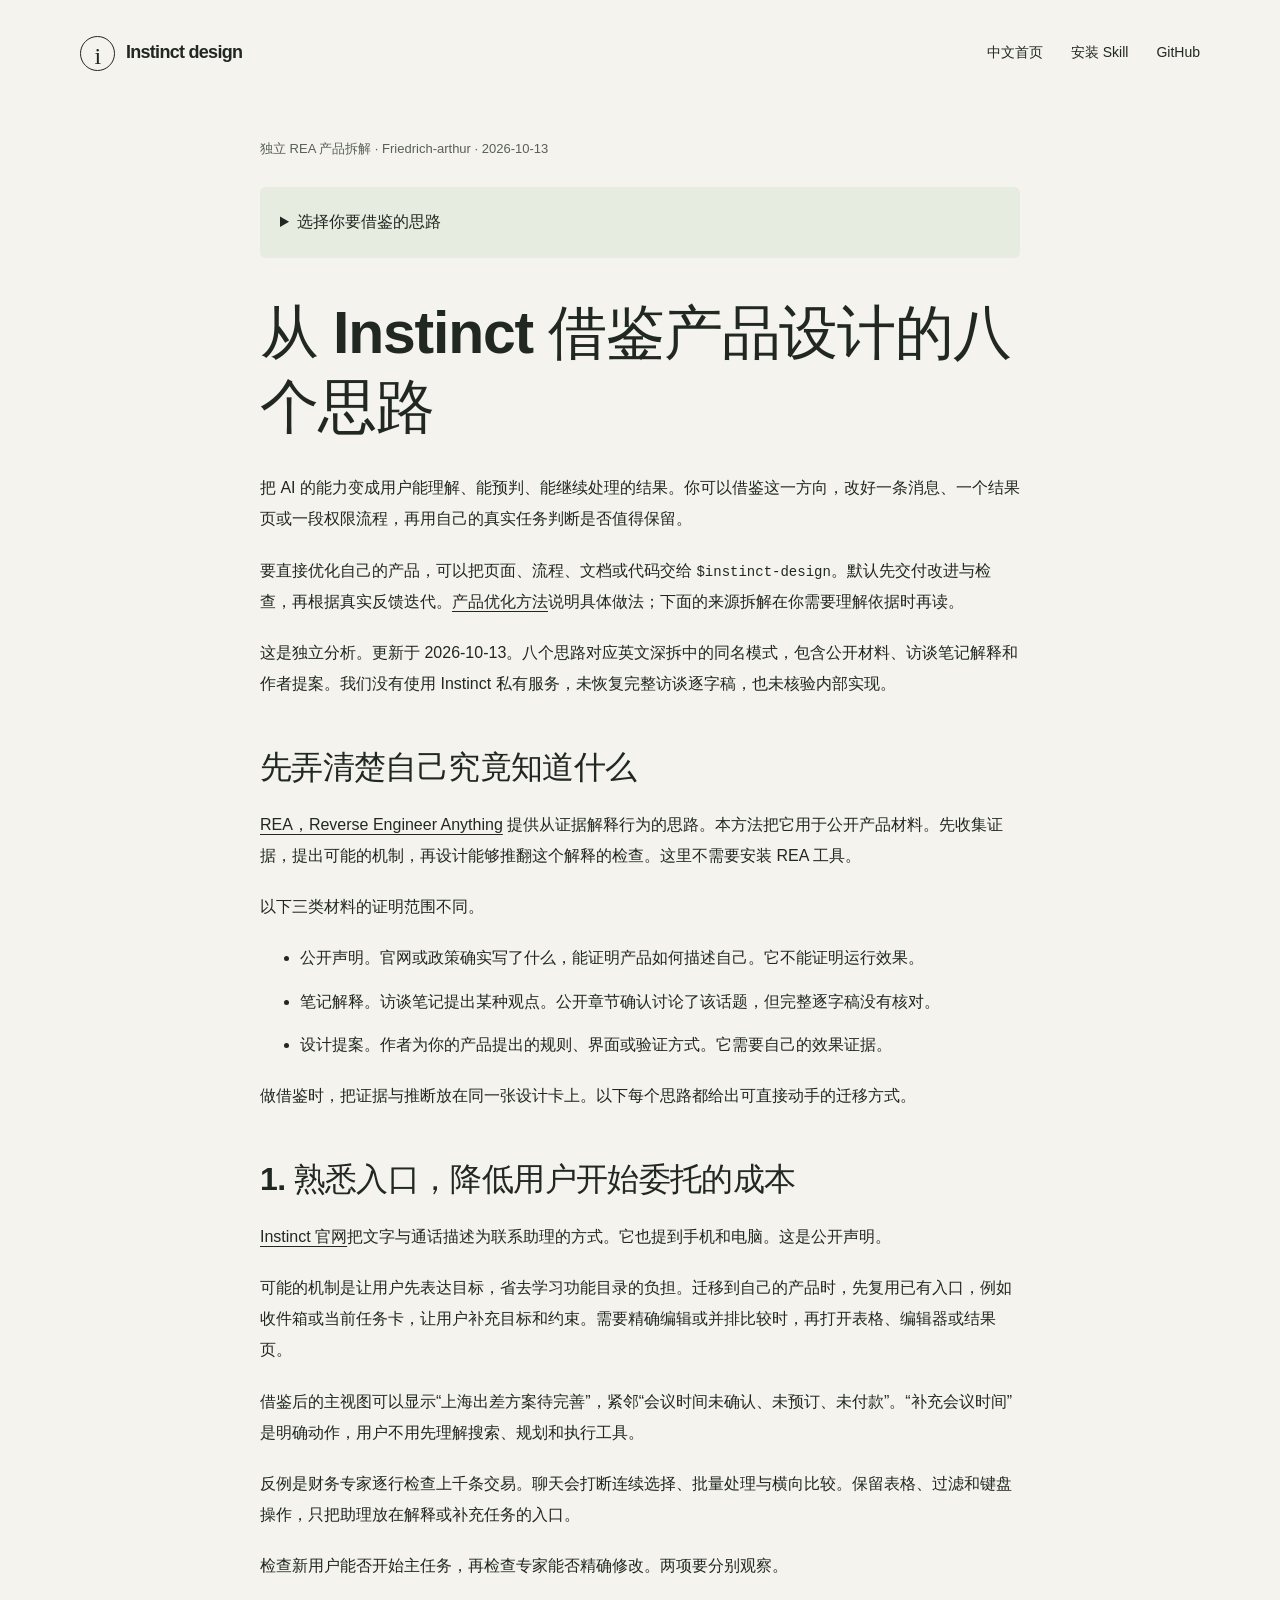
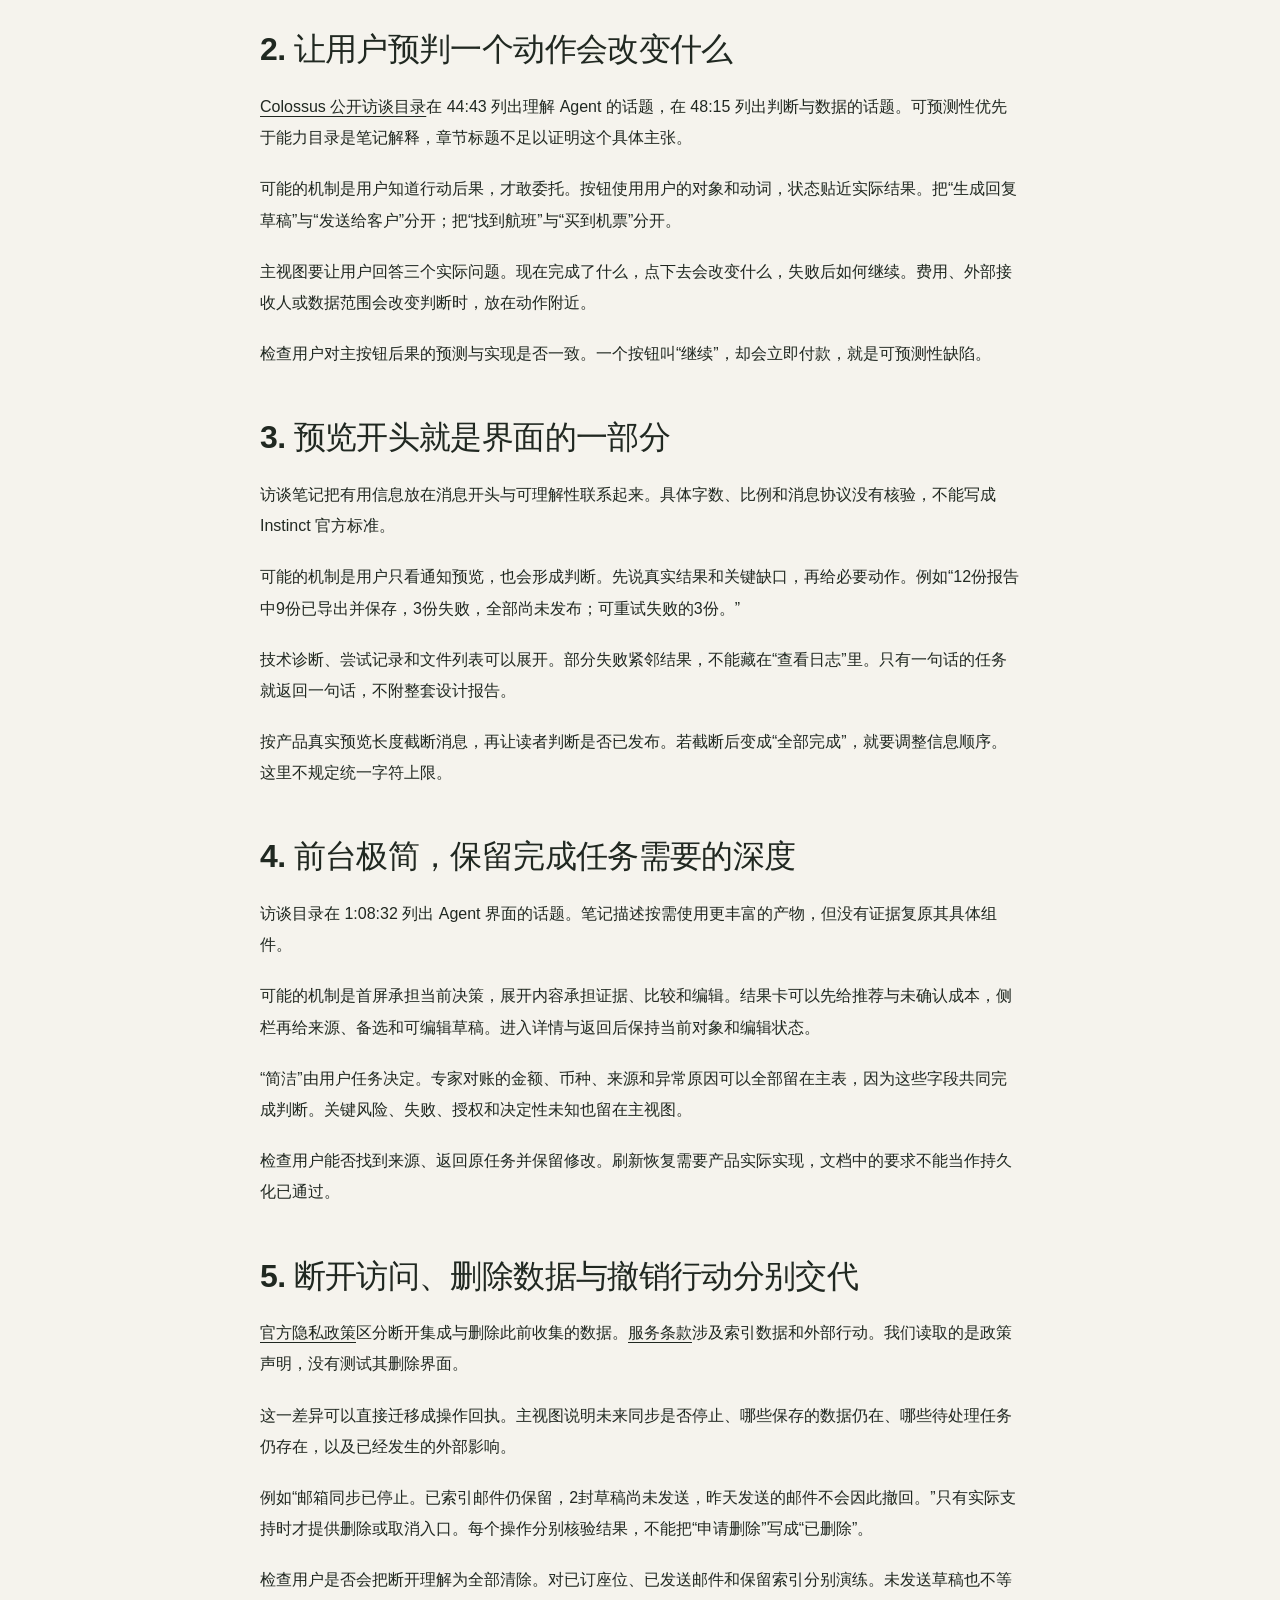
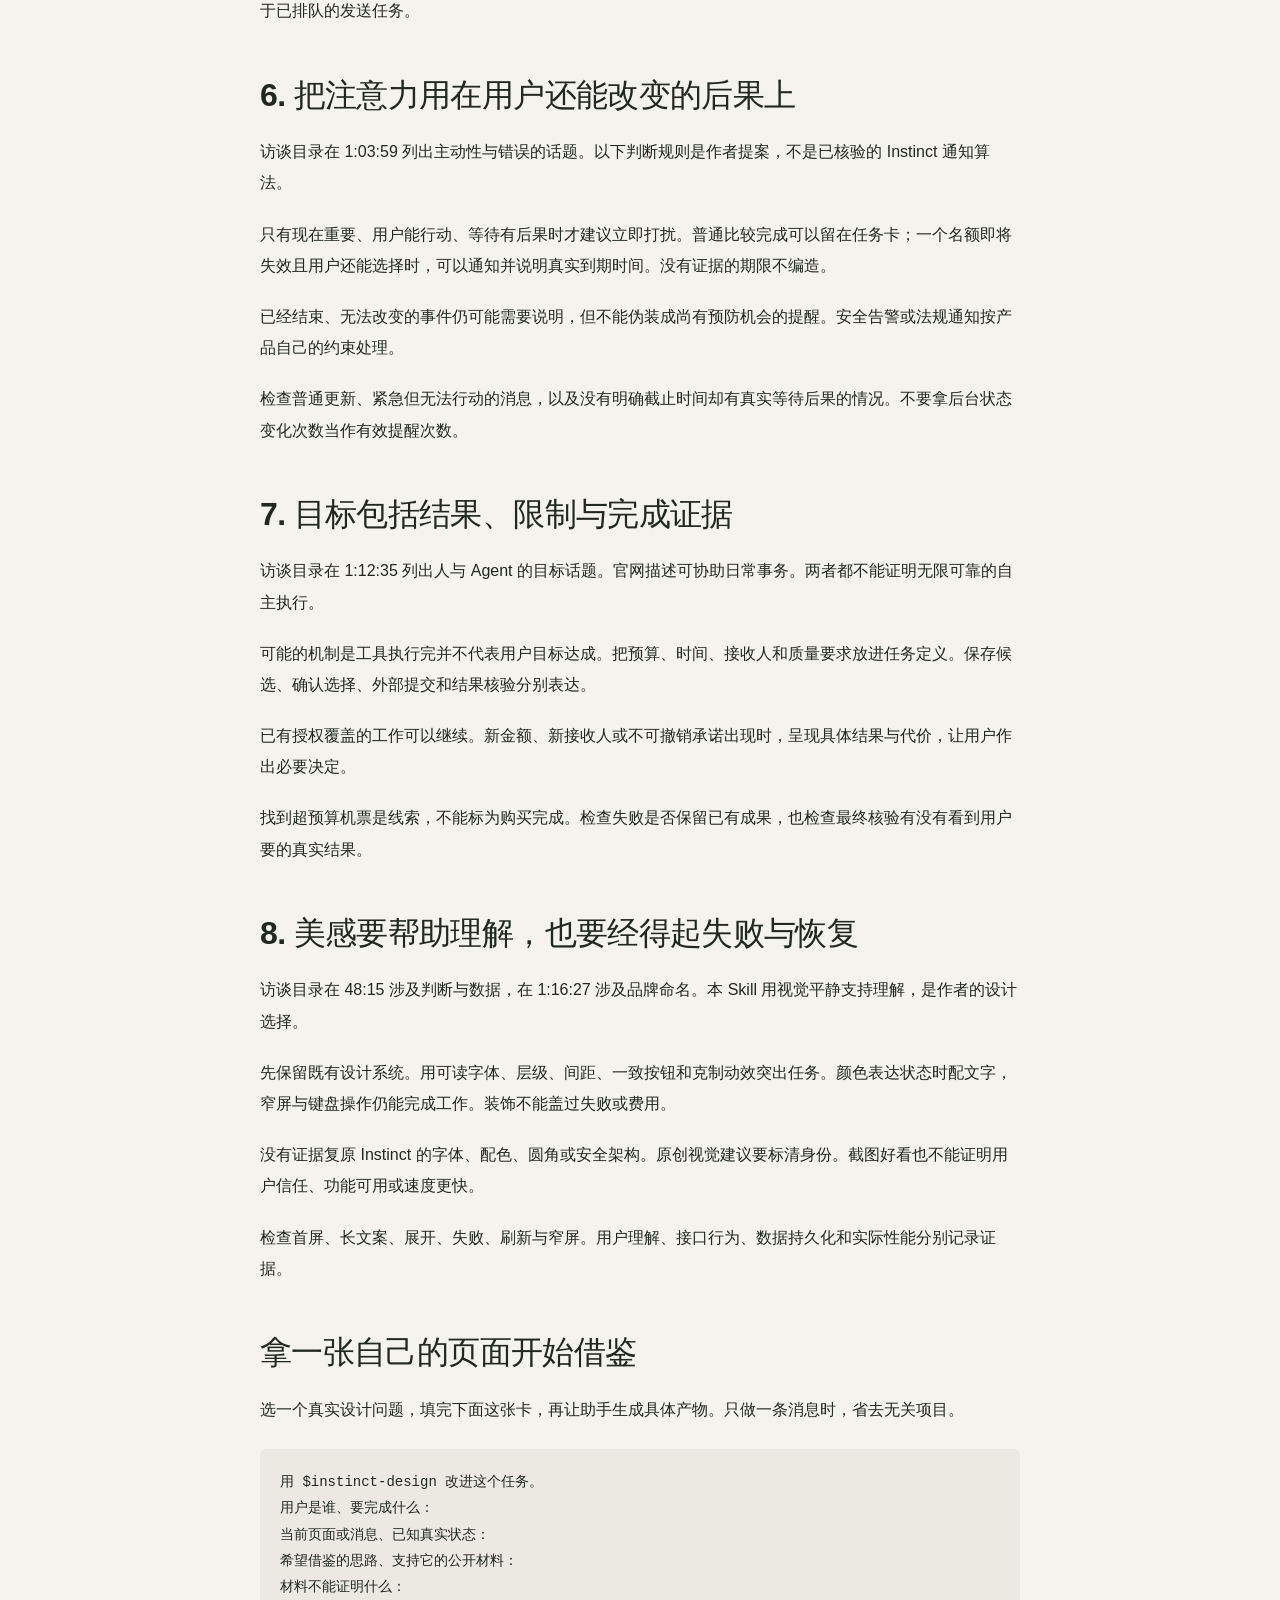
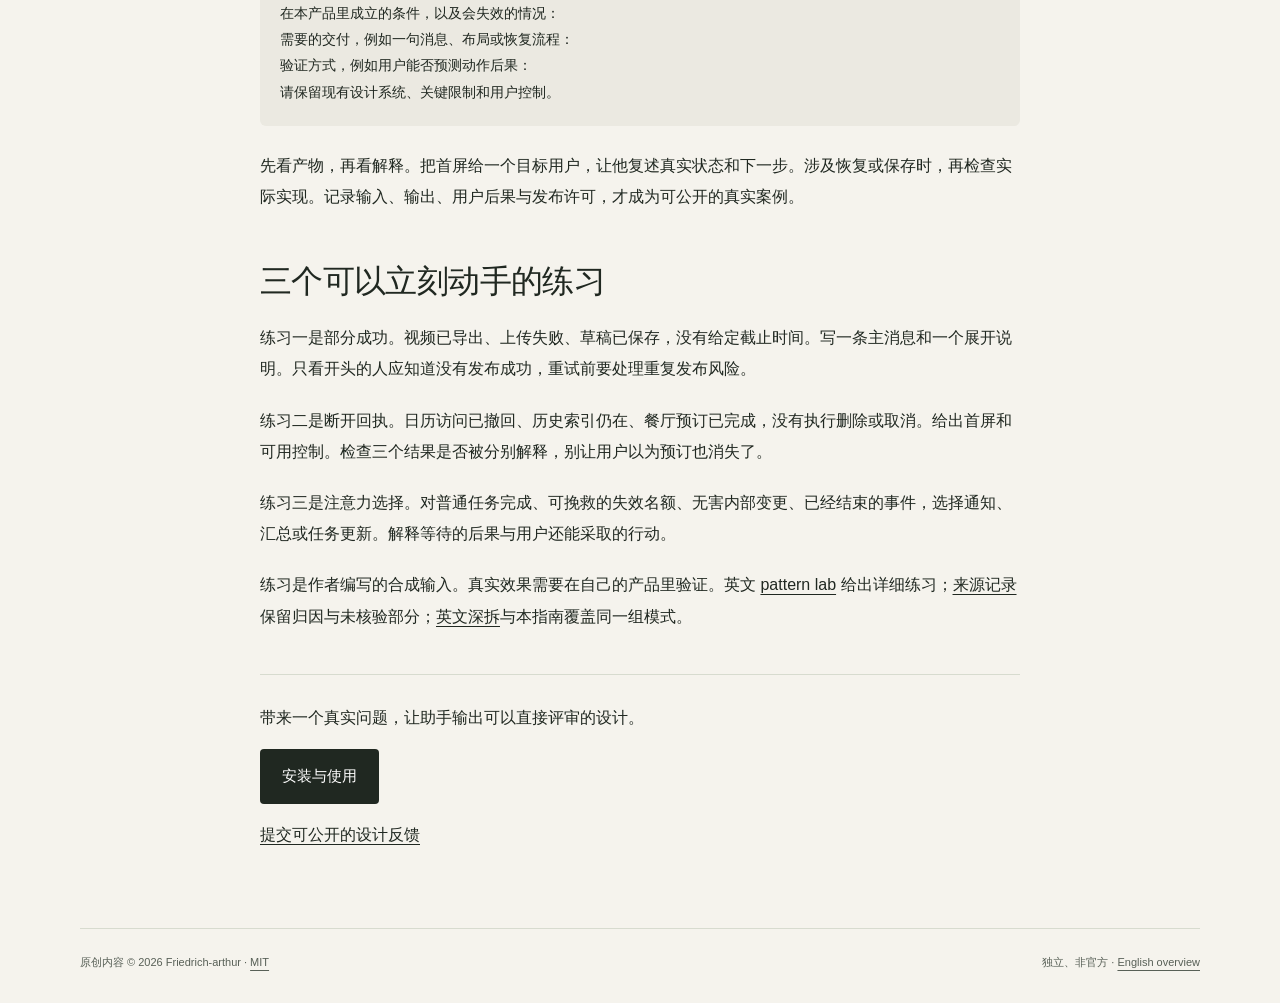
<file: docs/zh/guide/index.html>
<!doctype html>
<html lang="zh-CN">
<head>
  <meta charset="utf-8">
  <meta name="viewport" content="width=device-width, initial-scale=1">
  <title>Instinct 产品拆解：八个可以借鉴的设计思路 | Instinct design</title>
  <meta name="description" content="用 REA 的证据思路拆解 Instinct AI 私人助理。八个产品设计模式逐项给出来源、机制、迁移条件与反例，附中文借鉴卡和三个可动手的练习。">
  <link rel="canonical" href="https://friedrich-arthur.github.io/instinct-design/zh/guide/">
  <meta property="og:type" content="article">
  <meta property="og:title" content="从 Instinct 借鉴产品设计的八个思路">
  <meta property="og:description" content="有证据、有边界的独立产品拆解。拿一张自己的页面开始借鉴。">
  <meta property="og:url" content="https://friedrich-arthur.github.io/instinct-design/zh/guide/">
  <meta property="og:image" content="https://friedrich-arthur.github.io/instinct-design/share-card.png">
  <meta property="og:locale" content="zh_CN">
  <meta name="twitter:card" content="summary_large_image">
  <meta name="twitter:title" content="从 Instinct 借鉴产品设计的八个思路">
  <meta name="twitter:description" content="有证据边界的独立产品拆解，附中文借鉴卡与实战练习。">
  <meta name="twitter:image" content="https://friedrich-arthur.github.io/instinct-design/share-card.png">
  <link rel="stylesheet" href="../../site.css">
  <link rel="stylesheet" href="../../guide.css">
  <script type="application/ld+json">{
  "@context": "https://schema.org",
  "@type": "Article",
  "headline": "从 Instinct 借鉴产品设计的八个思路",
  "description": "独立 REA 产品拆解，包含证据边界、迁移条件、反例与练习。",
  "inLanguage": "zh-CN",
  "url": "https://friedrich-arthur.github.io/instinct-design/zh/guide/",
  "mainEntityOfPage": "https://friedrich-arthur.github.io/instinct-design/zh/guide/",
  "datePublished": "2026-10-13",
  "dateModified": "2026-10-13",
  "author": {
    "@type": "Person",
    "name": "Friedrich-arthur",
    "url": "https://github.com/Friedrich-arthur"
  },
  "license": "https://github.com/Friedrich-arthur/instinct-design/blob/main/LICENSE",
  "image": "https://friedrich-arthur.github.io/instinct-design/share-card.png"
}</script>
</head>
<body>
  <a class="skip-link" href="#main">跳到正文</a>
  <header class="site-header wrap">
    <a class="wordmark" href="../"><span class="brand-mark" aria-hidden="true">i</span>Instinct design</a>
    <nav aria-label="主导航"><a href="../">中文首页</a><a href="../#install">安装 Skill</a><a href="https://github.com/Friedrich-arthur/instinct-design">GitHub</a></nav>
  </header>
  <main id="main" class="guide-wrap">
    <p class="eyebrow">独立 REA 产品拆解 · Friedrich-arthur · 2026-10-13</p>
    <details class="guide-toc"><summary>选择你要借鉴的思路</summary><div class="toc">
<ul>
<li><a href="#先弄清楚自己究竟知道什么">先弄清楚自己究竟知道什么</a></li>
<li><a href="#1-熟悉入口降低用户开始委托的成本">1. 熟悉入口，降低用户开始委托的成本</a></li>
<li><a href="#2-让用户预判一个动作会改变什么">2. 让用户预判一个动作会改变什么</a></li>
<li><a href="#3-预览开头就是界面的一部分">3. 预览开头就是界面的一部分</a></li>
<li><a href="#4-前台极简保留完成任务需要的深度">4. 前台极简，保留完成任务需要的深度</a></li>
<li><a href="#5-断开访问删除数据与撤销行动分别交代">5. 断开访问、删除数据与撤销行动分别交代</a></li>
<li><a href="#6-把注意力用在用户还能改变的后果上">6. 把注意力用在用户还能改变的后果上</a></li>
<li><a href="#7-目标包括结果限制与完成证据">7. 目标包括结果、限制与完成证据</a></li>
<li><a href="#8-美感要帮助理解也要经得起失败与恢复">8. 美感要帮助理解，也要经得起失败与恢复</a></li>
<li><a href="#拿一张自己的页面开始借鉴">拿一张自己的页面开始借鉴</a></li>
<li><a href="#三个可以立刻动手的练习">三个可以立刻动手的练习</a></li>
</ul>
</div>
</details>
    <article class="guide-body"><h1 id="从-instinct-借鉴产品设计的八个思路">从 Instinct 借鉴产品设计的八个思路</h1>
<p>把 AI 的能力变成用户能理解、能预判、能继续处理的结果。你可以借鉴这一方向，改好一条消息、一个结果页或一段权限流程，再用自己的真实任务判断是否值得保留。</p>
<p>要直接优化自己的产品，可以把页面、流程、文档或代码交给 <code>$instinct-design</code>。默认先交付改进与检查，再根据真实反馈迭代。<a href="https://github.com/Friedrich-arthur/instinct-design/blob/main/skills/instinct-design/references/product-optimization.md">产品优化方法</a>说明具体做法；下面的来源拆解在你需要理解依据时再读。</p>
<p>这是独立分析。更新于 2026-10-13。八个思路对应英文深拆中的同名模式，包含公开材料、访谈笔记解释和作者提案。我们没有使用 Instinct 私有服务，未恢复完整访谈逐字稿，也未核验内部实现。</p>
<h2 id="先弄清楚自己究竟知道什么">先弄清楚自己究竟知道什么</h2>
<p><a href="https://github.com/morluto/rea">REA，Reverse Engineer Anything</a> 提供从证据解释行为的思路。本方法把它用于公开产品材料。先收集证据，提出可能的机制，再设计能够推翻这个解释的检查。这里不需要安装 REA 工具。</p>
<p>以下三类材料的证明范围不同。</p>
<ul>
<li>公开声明。官网或政策确实写了什么，能证明产品如何描述自己。它不能证明运行效果。</li>
<li>笔记解释。访谈笔记提出某种观点。公开章节确认讨论了该话题，但完整逐字稿没有核对。</li>
<li>设计提案。作者为你的产品提出的规则、界面或验证方式。它需要自己的效果证据。</li>
</ul>
<p>做借鉴时，把证据与推断放在同一张设计卡上。以下每个思路都给出可直接动手的迁移方式。</p>
<h2 id="1-熟悉入口降低用户开始委托的成本">1. 熟悉入口，降低用户开始委托的成本</h2>
<p><a href="https://instinct.com/">Instinct 官网</a>把文字与通话描述为联系助理的方式。它也提到手机和电脑。这是公开声明。</p>
<p>可能的机制是让用户先表达目标，省去学习功能目录的负担。迁移到自己的产品时，先复用已有入口，例如收件箱或当前任务卡，让用户补充目标和约束。需要精确编辑或并排比较时，再打开表格、编辑器或结果页。</p>
<p>借鉴后的主视图可以显示“上海出差方案待完善”，紧邻“会议时间未确认、未预订、未付款”。“补充会议时间”是明确动作，用户不用先理解搜索、规划和执行工具。</p>
<p>反例是财务专家逐行检查上千条交易。聊天会打断连续选择、批量处理与横向比较。保留表格、过滤和键盘操作，只把助理放在解释或补充任务的入口。</p>
<p>检查新用户能否开始主任务，再检查专家能否精确修改。两项要分别观察。</p>
<h2 id="2-让用户预判一个动作会改变什么">2. 让用户预判一个动作会改变什么</h2>
<p><a href="https://colossus.com/episode/instinct-the-personal-agent/">Colossus 公开访谈目录</a>在 44:43 列出理解 Agent 的话题，在 48:15 列出判断与数据的话题。可预测性优先于能力目录是笔记解释，章节标题不足以证明这个具体主张。</p>
<p>可能的机制是用户知道行动后果，才敢委托。按钮使用用户的对象和动词，状态贴近实际结果。把“生成回复草稿”与“发送给客户”分开；把“找到航班”与“买到机票”分开。</p>
<p>主视图要让用户回答三个实际问题。现在完成了什么，点下去会改变什么，失败后如何继续。费用、外部接收人或数据范围会改变判断时，放在动作附近。</p>
<p>检查用户对主按钮后果的预测与实现是否一致。一个按钮叫“继续”，却会立即付款，就是可预测性缺陷。</p>
<h2 id="3-预览开头就是界面的一部分">3. 预览开头就是界面的一部分</h2>
<p>访谈笔记把有用信息放在消息开头与可理解性联系起来。具体字数、比例和消息协议没有核验，不能写成 Instinct 官方标准。</p>
<p>可能的机制是用户只看通知预览，也会形成判断。先说真实结果和关键缺口，再给必要动作。例如“12份报告中9份已导出并保存，3份失败，全部尚未发布；可重试失败的3份。”</p>
<p>技术诊断、尝试记录和文件列表可以展开。部分失败紧邻结果，不能藏在“查看日志”里。只有一句话的任务就返回一句话，不附整套设计报告。</p>
<p>按产品真实预览长度截断消息，再让读者判断是否已发布。若截断后变成“全部完成”，就要调整信息顺序。这里不规定统一字符上限。</p>
<h2 id="4-前台极简保留完成任务需要的深度">4. 前台极简，保留完成任务需要的深度</h2>
<p>访谈目录在 1:08:32 列出 Agent 界面的话题。笔记描述按需使用更丰富的产物，但没有证据复原其具体组件。</p>
<p>可能的机制是首屏承担当前决策，展开内容承担证据、比较和编辑。结果卡可以先给推荐与未确认成本，侧栏再给来源、备选和可编辑草稿。进入详情与返回后保持当前对象和编辑状态。</p>
<p>“简洁”由用户任务决定。专家对账的金额、币种、来源和异常原因可以全部留在主表，因为这些字段共同完成判断。关键风险、失败、授权和决定性未知也留在主视图。</p>
<p>检查用户能否找到来源、返回原任务并保留修改。刷新恢复需要产品实际实现，文档中的要求不能当作持久化已通过。</p>
<h2 id="5-断开访问删除数据与撤销行动分别交代">5. 断开访问、删除数据与撤销行动分别交代</h2>
<p><a href="https://instinct.com/privacy-policy">官方隐私政策</a>区分断开集成与删除此前收集的数据。<a href="https://instinct.com/terms">服务条款</a>涉及索引数据和外部行动。我们读取的是政策声明，没有测试其删除界面。</p>
<p>这一差异可以直接迁移成操作回执。主视图说明未来同步是否停止、哪些保存的数据仍在、哪些待处理任务仍存在，以及已经发生的外部影响。</p>
<p>例如“邮箱同步已停止。已索引邮件仍保留，2封草稿尚未发送，昨天发送的邮件不会因此撤回。”只有实际支持时才提供删除或取消入口。每个操作分别核验结果，不能把“申请删除”写成“已删除”。</p>
<p>检查用户是否会把断开理解为全部清除。对已订座位、已发送邮件和保留索引分别演练。未发送草稿也不等于已排队的发送任务。</p>
<h2 id="6-把注意力用在用户还能改变的后果上">6. 把注意力用在用户还能改变的后果上</h2>
<p>访谈目录在 1:03:59 列出主动性与错误的话题。以下判断规则是作者提案，不是已核验的 Instinct 通知算法。</p>
<p>只有现在重要、用户能行动、等待有后果时才建议立即打扰。普通比较完成可以留在任务卡；一个名额即将失效且用户还能选择时，可以通知并说明真实到期时间。没有证据的期限不编造。</p>
<p>已经结束、无法改变的事件仍可能需要说明，但不能伪装成尚有预防机会的提醒。安全告警或法规通知按产品自己的约束处理。</p>
<p>检查普通更新、紧急但无法行动的消息，以及没有明确截止时间却有真实等待后果的情况。不要拿后台状态变化次数当作有效提醒次数。</p>
<h2 id="7-目标包括结果限制与完成证据">7. 目标包括结果、限制与完成证据</h2>
<p>访谈目录在 1:12:35 列出人与 Agent 的目标话题。官网描述可协助日常事务。两者都不能证明无限可靠的自主执行。</p>
<p>可能的机制是工具执行完并不代表用户目标达成。把预算、时间、接收人和质量要求放进任务定义。保存候选、确认选择、外部提交和结果核验分别表达。</p>
<p>已有授权覆盖的工作可以继续。新金额、新接收人或不可撤销承诺出现时，呈现具体结果与代价，让用户作出必要决定。</p>
<p>找到超预算机票是线索，不能标为购买完成。检查失败是否保留已有成果，也检查最终核验有没有看到用户要的真实结果。</p>
<h2 id="8-美感要帮助理解也要经得起失败与恢复">8. 美感要帮助理解，也要经得起失败与恢复</h2>
<p>访谈目录在 48:15 涉及判断与数据，在 1:16:27 涉及品牌命名。本 Skill 用视觉平静支持理解，是作者的设计选择。</p>
<p>先保留既有设计系统。用可读字体、层级、间距、一致按钮和克制动效突出任务。颜色表达状态时配文字，窄屏与键盘操作仍能完成工作。装饰不能盖过失败或费用。</p>
<p>没有证据复原 Instinct 的字体、配色、圆角或安全架构。原创视觉建议要标清身份。截图好看也不能证明用户信任、功能可用或速度更快。</p>
<p>检查首屏、长文案、展开、失败、刷新与窄屏。用户理解、接口行为、数据持久化和实际性能分别记录证据。</p>
<h2 id="拿一张自己的页面开始借鉴">拿一张自己的页面开始借鉴</h2>
<p>选一个真实设计问题，填完下面这张卡，再让助手生成具体产物。只做一条消息时，省去无关项目。</p>
<pre><code class="language-text">用 $instinct-design 改进这个任务。
用户是谁、要完成什么：
当前页面或消息、已知真实状态：
希望借鉴的思路、支持它的公开材料：
材料不能证明什么：
在本产品里成立的条件，以及会失效的情况：
需要的交付，例如一句消息、布局或恢复流程：
验证方式，例如用户能否预测动作后果：
请保留现有设计系统、关键限制和用户控制。
</code></pre>
<p>先看产物，再看解释。把首屏给一个目标用户，让他复述真实状态和下一步。涉及恢复或保存时，再检查实际实现。记录输入、输出、用户后果与发布许可，才成为可公开的真实案例。</p>
<h2 id="三个可以立刻动手的练习">三个可以立刻动手的练习</h2>
<p>练习一是部分成功。视频已导出、上传失败、草稿已保存，没有给定截止时间。写一条主消息和一个展开说明。只看开头的人应知道没有发布成功，重试前要处理重复发布风险。</p>
<p>练习二是断开回执。日历访问已撤回、历史索引仍在、餐厅预订已完成，没有执行删除或取消。给出首屏和可用控制。检查三个结果是否被分别解释，别让用户以为预订也消失了。</p>
<p>练习三是注意力选择。对普通任务完成、可挽救的失效名额、无害内部变更、已经结束的事件，选择通知、汇总或任务更新。解释等待的后果与用户还能采取的行动。</p>
<p>练习是作者编写的合成输入。真实效果需要在自己的产品里验证。英文 <a href="https://github.com/Friedrich-arthur/instinct-design/blob/main/skills/instinct-design/references/pattern-lab.md">pattern lab</a> 给出详细练习；<a href="https://github.com/Friedrich-arthur/instinct-design/blob/main/skills/instinct-design/references/sources.md">来源记录</a>保留归因与未核验部分；<a href="https://github.com/Friedrich-arthur/instinct-design/blob/main/skills/instinct-design/references/instinct-teardown.md">英文深拆</a>与本指南覆盖同一组模式。</p></article>
    <div class="guide-next"><p>带来一个真实问题，让助手输出可以直接评审的设计。</p><a class="primary-link" href="../#install">安装与使用</a><p><a href="https://github.com/Friedrich-arthur/instinct-design/issues/new/choose">提交可公开的设计反馈</a></p></div>
  </main>
  <footer class="site-footer wrap"><p>原创内容 © 2026 Friedrich-arthur · <a href="https://github.com/Friedrich-arthur/instinct-design/blob/main/LICENSE">MIT</a></p><p>独立、非官方 · <a href="../../" lang="en">English overview</a></p></footer>
</body>
</html>
</file>
<file: docs/site.css>
:root {
  color-scheme: light;
  --paper: #f5f3ed;
  --ink: #202821;
  --muted: #586057;
  --line: #d7dbcf;
  --green: #33533a;
  --soft-green: #e6ecdf;
  --accent: #e9c39e;
  font-family: -apple-system, BlinkMacSystemFont, "Segoe UI", "PingFang SC", "Microsoft YaHei", sans-serif;
  color: var(--ink);
  background: var(--paper);
}

* { box-sizing: border-box; }
html { scroll-behavior: smooth; scroll-padding-top: 28px; }
body { margin: 0; font-size: 16px; line-height: 1.65; }
[hidden] { display: none !important; }
a { color: inherit; text-underline-offset: 4px; }
button, input { font: inherit; }
button { cursor: pointer; }
button, a, input, summary { -webkit-tap-highlight-color: transparent; }
a:focus-visible, button:focus-visible, input:focus-visible, summary:focus-visible {
  outline: 3px solid #536ab9;
  outline-offset: 5px;
}
p, h1, h2, h3 { margin: 0; }
p + p { margin-top: 12px; }
h1, h2, h3 { font-weight: 550; line-height: 1.13; letter-spacing: -0.035em; }
h1 { font-size: clamp(46px, 5vw, 74px); }
h2 { font-size: clamp(32px, 3.6vw, 46px); }
h3 { font-size: 21px; line-height: 1.28; }
pre { margin: 0; white-space: pre-wrap; overflow-wrap: anywhere; }
code { font-family: "SFMono-Regular", Consolas, "Liberation Mono", monospace; font-size: 13px; }
.wrap { width: min(1120px, calc(100% - 64px)); margin-inline: auto; }
.skip-link { position: absolute; z-index: 10; top: 12px; left: 24px; padding: 10px 18px; background: white; transform: translateY(-180%); }
.skip-link:focus { transform: translateY(0); }
.site-header { min-height: 106px; display: flex; align-items: center; justify-content: space-between; gap: 20px; }
.wordmark { display: inline-flex; align-items: center; gap: 11px; text-decoration: none; font-size: 18px; font-weight: 600; letter-spacing: -0.04em; }
.brand-mark { display: grid; place-items: center; width: 35px; height: 35px; border: 1px solid var(--ink); border-radius: 50%; font-family: Georgia, serif; font-size: 24px; font-weight: 400; }
nav { display: flex; align-items: center; gap: 28px; font-size: 14px; }
nav a { display: inline-flex; align-items: center; min-height: 44px; text-decoration: none; padding-block: 10px; }
nav a:hover, .text-link:hover { color: var(--green); text-decoration: underline; }
.hero { display: grid; grid-template-columns: 1.25fr 1fr; gap: 64px; padding-top: 48px; padding-bottom: 86px; align-items: center; }
.eyebrow { font-size: 13px; color: var(--muted); display: flex; align-items: center; gap: 9px; margin-bottom: 28px; }
.small-dot { flex-shrink: 0; display: inline-block; width: 6px; height: 6px; background: var(--green); border-radius: 50%; }
.hero-lead { font-size: 22px; line-height: 1.5; margin-top: 23px; letter-spacing: -0.02em; }
.hero-description { color: var(--muted); max-width: 470px; margin-top: 16px; }
.primary-link { display: inline-flex; align-items: center; justify-content: space-between; gap: 35px; background: var(--ink); color: #fff; border-radius: 4px; padding: 15px 22px; min-height: 52px; text-decoration: none; margin-top: 29px; font-size: 15px; }
.primary-link:hover { background: var(--green); }
.hero-note { margin-top: 18px; max-width: 440px; color: var(--muted); font-size: 12px; line-height: 1.7; }
.hero-example { padding: 24px; background: var(--soft-green); border-radius: 12px; transform: rotate(1.4deg); box-shadow: 0 14px 35px #20282109; }
.example-top { display: flex; align-items: center; gap: 9px; font-size: 11px; color: var(--muted); }
.example-number { margin-left: auto; font-variant-numeric: tabular-nums; }
.example-task { background: #f5f8f0; margin: 27px 0 16px auto; border: 1px solid #d5dccb; padding: 11px 14px; border-radius: 8px 8px 0 8px; width: fit-content; font-size: 13px; }
.message-card { background: #fffefa; padding: 25px; border-radius: 8px; }
.message-kicker { color: var(--green); font-size: 10px; text-transform: uppercase; letter-spacing: 0.11em; margin-bottom: 14px; }
.message-card h2 { font-size: 25px; line-height: 1.25; letter-spacing: -0.025em; }
.message-card > p:not(.message-kicker) { font-size: 13px; color: var(--muted); margin-top: 15px; }
.sample-action { display: inline-flex; gap: 26px; padding: 9px 13px; margin-top: 19px; border-radius: 4px; background: var(--green); color: #fff; font-size: 12px; }
.message-detail { margin-top: 20px; font-size: 12px; color: var(--muted); }
summary { cursor: pointer; }
.message-detail summary { min-height: 44px; padding-block: 12px; }
.message-detail p { padding-top: 9px; font-size: 12px; }
.example-caption { margin-top: 16px; font-size: 10px; color: var(--muted); }
.intro-band { background: #ebe9e1; border-block: 1px solid var(--line); }
.intro-grid { display: grid; grid-template-columns: 180px 1fr 230px; gap: 30px; align-items: center; padding-block: 30px; }
.section-label { color: var(--muted); font-size: 11px; letter-spacing: 0.08em; text-transform: uppercase; }
.intro-grid > p:nth-child(2) { max-width: 480px; font-size: 17px; line-height: 1.45; }
.text-link { font-size: 14px; text-decoration-thickness: 1px; }
.section { padding-block: 80px; }
.section-heading { max-width: 625px; margin-bottom: 42px; }
.section-heading h2 { margin-top: 15px; }
.section-heading > p:last-child { max-width: 550px; color: var(--muted); margin-top: 18px; }
.pattern-grid { display: grid; grid-template-columns: repeat(4, 1fr); column-gap: 32px; row-gap: 34px; }
.pattern { border-top: 1px solid var(--line); padding-top: 17px; }
.pattern-number { display: block; margin-bottom: 14px; font-family: Georgia, serif; font-style: italic; font-size: 22px; color: var(--green); }
.pattern h3 { margin-bottom: 13px; }
.pattern p { color: var(--muted); font-size: 14px; line-height: 1.7; }
.evidence-tag { display: inline-block; color: var(--muted); margin-top: 17px; font-size: 10px; border: 1px solid var(--line); border-radius: 3px; padding: 3px 6px; }
.examples-section { background: #eeede6; }
.examples-grid { display: grid; grid-template-columns: repeat(3, 1fr); gap: 20px; }
.case-card { background: #faf9f4; border: 1px solid var(--line); border-radius: 6px; padding: 27px; }
.case-category { font-size: 11px; color: var(--green); margin-bottom: 16px; }
.case-card h3 { font-size: 24px; margin-bottom: 24px; }
.case-card .before, .case-card .after { font-size: 14px; line-height: 1.7; }
.before { color: var(--muted); }
.before > span, .after > span { display: block; text-transform: uppercase; letter-spacing: 0.07em; font-size: 10px; margin-bottom: 6px; }
.after { margin-top: 22px; padding: 15px; margin-inline: -15px; background: var(--soft-green); border-radius: 3px; }
.case-lesson { border-top: 1px solid var(--line); padding-top: 17px; margin-top: 22px; font-size: 12px; color: var(--muted); }
.section-link { display: inline-block; margin-top: 27px; }
.exercise-section { display: grid; grid-template-columns: 1fr 1fr; gap: 90px; align-items: center; }
.exercise-copy h2 { margin-block: 16px 20px; }
.exercise-copy > p:not(.section-label) { max-width: 460px; }
.fine-print { font-size: 12px; color: var(--muted); line-height: 1.75; }
.exercise-copy .fine-print { margin-top: 23px; }
.exercise-panel { background: #faf9f4; border: 1px solid var(--line); border-radius: 7px; padding: 26px; }
fieldset { margin: 0; padding: 0; border: 0; }
legend { font-size: 13px; color: var(--muted); margin-bottom: 16px; }
fieldset label { display: flex; align-items: center; gap: 11px; min-height: 48px; cursor: pointer; font-size: 15px; border-top: 1px solid var(--line); }
input[type="checkbox"] { width: 19px; height: 19px; accent-color: var(--green); cursor: pointer; }
.exercise-result { margin-top: 20px; border-top: 1px solid var(--line); padding-top: 20px; }
.result-label { font-size: 10px; color: var(--muted); text-transform: uppercase; letter-spacing: 0.05em; }
.result-title { font-size: 24px; line-height: 1.25; letter-spacing: -0.03em; margin-top: 10px; }
.exercise-result [data-result-detail] { font-size: 13px; color: var(--muted); margin-top: 12px; }
.exercise-panel[data-interrupt="true"] { border-color: var(--green); background: var(--soft-green); }
.install-section { background: var(--ink); color: #f8f7f2; padding-block: 68px; }
.install-grid { display: grid; grid-template-columns: 1fr 1.25fr; gap: 70px; }
.install-section .section-label, .install-section .fine-print { color: #c1c9ba; }
.install-grid h2 { margin-block: 16px 20px; }
.install-grid > div > p:last-child { max-width: 400px; color: #c1c9ba; }
.install-panel { min-width: 0; }
.code-label { font-size: 12px; color: #c1c9ba; margin-bottom: 10px; }
.command-row { position: relative; background: #121912; border: 1px solid #485243; border-radius: 4px; padding: 15px; display: flex; align-items: flex-start; gap: 14px; }
.command-row pre { flex: 1; min-width: 0; }
.command-row code { color: #f2e0cb; }
.copy-button { flex-shrink: 0; border: 1px solid #66725e; border-radius: 3px; background: #2b3629; color: #eef2e8; padding: 5px 11px; font-size: 12px; min-height: 44px; }
.copy-button:hover { background: #3d4b37; }
.copy-status { min-height: 22px; font-size: 12px; color: #dbe6d0; margin-top: 6px; }
.prompt-label { margin-top: 27px; }
.prompt { border-left: 2px solid #73846a; padding-left: 15px; line-height: 1.8; color: #e0e5d9; margin-bottom: 22px; }
.faq-section { display: grid; grid-template-columns: 1fr 1.6fr; gap: 70px; }
.faq-section h2 { margin-top: 17px; font-size: 35px; }
.faq-list details { border-top: 1px solid var(--line); padding-block: 18px; }
.faq-list details:last-child { border-bottom: 1px solid var(--line); }
.faq-list summary { min-height: 44px; font-size: 16px; padding-right: 10px; }
.faq-list details > p { padding-top: 13px; color: var(--muted); font-size: 14px; }
.sources-section { display: grid; grid-template-columns: 1fr 1.6fr; gap: 70px; padding-block: 47px 66px; border-top: 1px solid var(--line); }
.sources-section h2 { margin-top: 17px; font-size: 32px; }
.source-notes { font-size: 13px; color: var(--muted); }
.source-notes strong { color: var(--ink); font-weight: 600; }
.source-notes .text-link { display: inline-block; margin-top: 18px; }
.site-footer { display: flex; gap: 20px; justify-content: space-between; border-top: 1px solid var(--line); padding-block: 24px; font-size: 11px; color: var(--muted); }
.site-footer p + p { margin-top: 0; }
html[lang="zh-CN"] h1, html[lang="zh-CN"] h2, html[lang="zh-CN"] h3 { letter-spacing: -0.02em; }
html[lang="zh-CN"] h1 { font-size: clamp(42px, 4.6vw, 65px); line-height: 1.26; }
html[lang="zh-CN"] h2 { line-height: 1.3; }
html[lang="zh-CN"] .message-card h2 { font-size: 26px; }
html[lang="zh-CN"] .hero-lead { font-size: 20px; }

@media (max-width: 960px) {
  .hero { gap: 35px; grid-template-columns: 1.2fr 1fr; }
  .hero-example { padding: 20px; }
  h1 { font-size: 52px; }
  .intro-grid { grid-template-columns: 150px 1fr; gap: 20px; }
  .intro-grid .text-link { grid-column: 2; }
  .pattern-grid { grid-template-columns: repeat(2, 1fr); gap: 30px; }
  .examples-grid { gap: 15px; }
  .case-card { padding: 22px; }
  .exercise-section, .install-grid, .faq-section, .sources-section { gap: 38px; }
}

@media (max-width: 700px) {
  .wrap { width: calc(100% - 40px); }
  .site-header { min-height: 86px; gap: 10px; }
  .wordmark { font-size: 16px; gap: 7px; }
  .brand-mark { width: 30px; height: 30px; font-size: 21px; }
  nav { gap: 16px; font-size: 12px; }
  nav a:first-child { display: none; }
  .hero { grid-template-columns: 1fr; gap: 42px; padding-top: 33px; padding-bottom: 55px; }
  .eyebrow { font-size: 11px; margin-bottom: 24px; }
  h1 { font-size: clamp(43px, 10.3vw, 61px); }
  .hero-lead { font-size: 20px; margin-top: 19px; }
  .hero-description { font-size: 15px; }
  .hero-note { font-size: 11px; }
  .hero-example { transform: none; max-width: 470px; width: 100%; justify-self: center; }
  .message-card { padding: 22px; }
  .intro-grid { grid-template-columns: 1fr; gap: 12px; padding-block: 25px; }
  .intro-grid .text-link { grid-column: auto; }
  .section { padding-block: 56px; }
  .section-heading { margin-bottom: 30px; }
  .section-heading > p:last-child { font-size: 15px; }
  .pattern-grid { gap: 27px 22px; }
  .pattern h3 { font-size: 19px; }
  .pattern p { font-size: 13px; }
  .evidence-tag { font-size: 9px; padding-inline: 5px; }
  .examples-grid, .exercise-section, .install-grid, .faq-section, .sources-section { grid-template-columns: 1fr; gap: 28px; }
  .case-card h3 { margin-bottom: 20px; }
  .exercise-panel { padding: 23px; }
  .install-section { padding-block: 52px; }
  .command-row { padding: 14px; gap: 10px; }
  .command-row code { font-size: 12px; }
  .faq-section h2 { font-size: 32px; }
  .sources-section { padding-block: 38px 45px; }
  .site-footer { flex-direction: column; gap: 8px; }
  html[lang="zh-CN"] h1 { font-size: clamp(42px, 10.8vw, 58px); }
  html[lang="zh-CN"] .hero-lead { font-size: 18px; }
}

@media (prefers-reduced-motion: reduce) {
  html { scroll-behavior: auto; }
}
</file>
<file: docs/guide.css>
.guide-wrap { width: min(760px, calc(100% - 48px)); margin: 32px auto 80px; }
.guide-toc { margin: 20px 0 38px; padding: 12px 20px; background: var(--soft-green); border-radius: 6px; }
.guide-toc summary { min-height: 44px; padding: 10px 0; }
.guide-toc ul { padding-left: 22px; }
.guide-toc a { display: block; padding-block: 8px; }
.guide-body { overflow-wrap: anywhere; }
.guide-body h1 { font-size: clamp(34px, 5vw, 52px); line-height: 1.2; margin-bottom: 28px; }
.guide-body h2 { font-size: clamp(25px, 3vw, 32px); line-height: 1.35; margin: 48px 0 20px; scroll-margin-top: 24px; }
.guide-body p, .guide-body ul { margin: 0 0 20px; line-height: 1.95; }
.guide-body li + li { margin-top: 12px; }
.guide-body pre { background: #ebe9e1; padding: 20px; border-radius: 6px; margin: 24px 0; }
.guide-body code { font-size: 14px; line-height: 1.8; }
.guide-next { border-top: 1px solid var(--line); margin-top: 42px; padding-top: 30px; }
.guide-next .primary-link { margin: 18px 0; }
@media (max-width: 600px) { .guide-wrap { width: calc(100% - 40px); margin-top: 24px; } }
</file>
